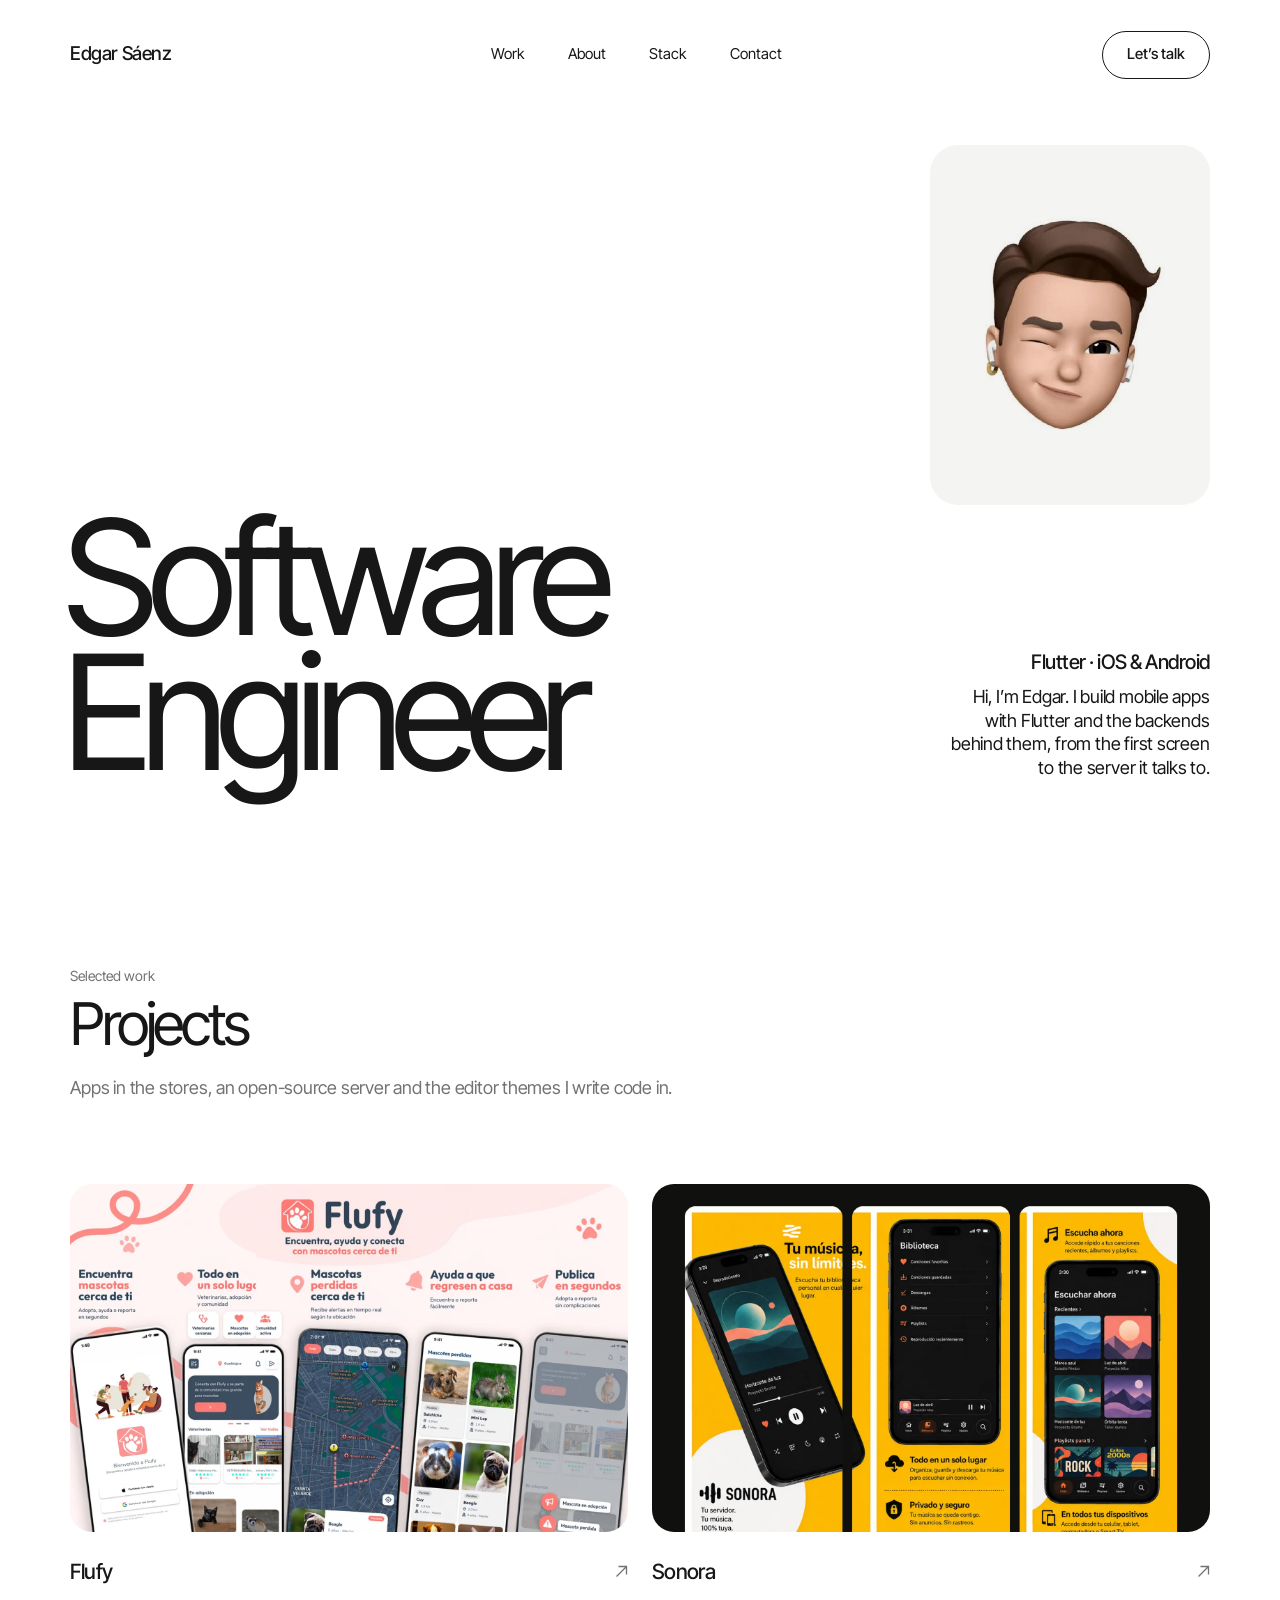
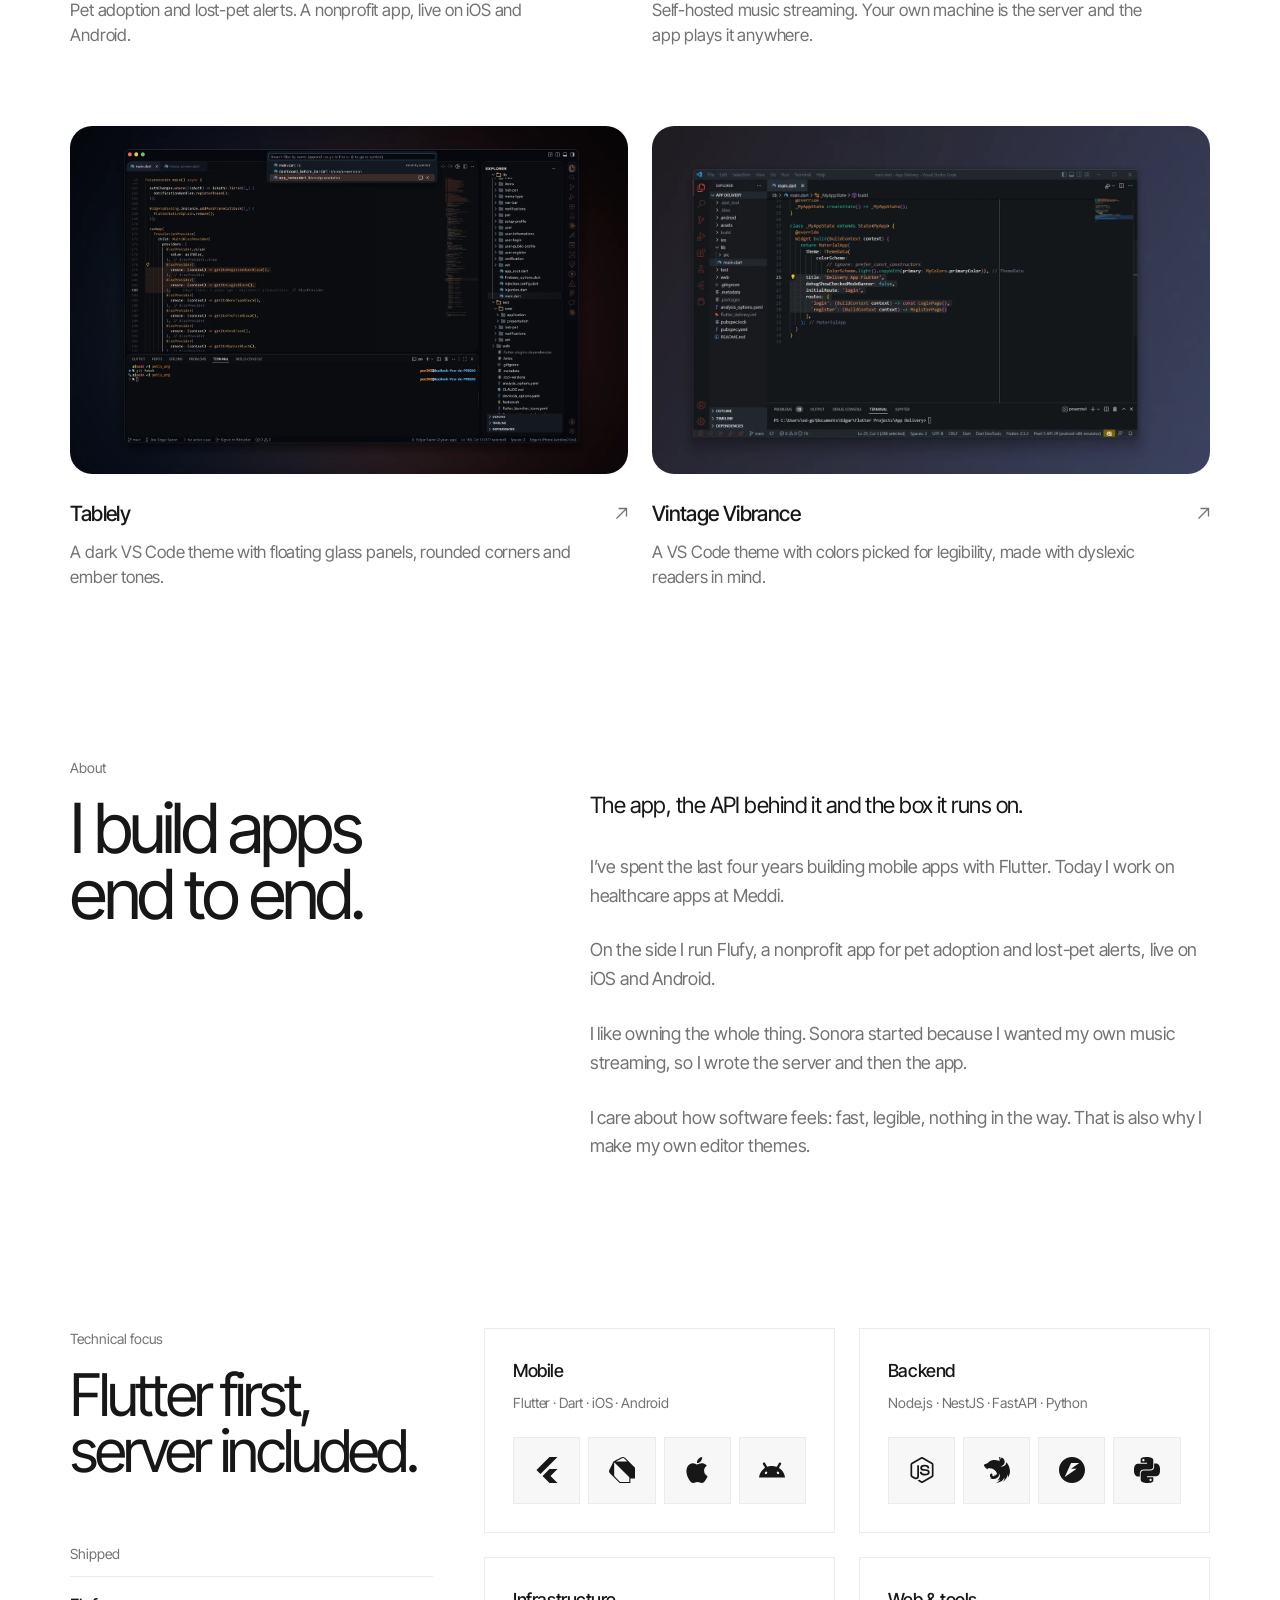
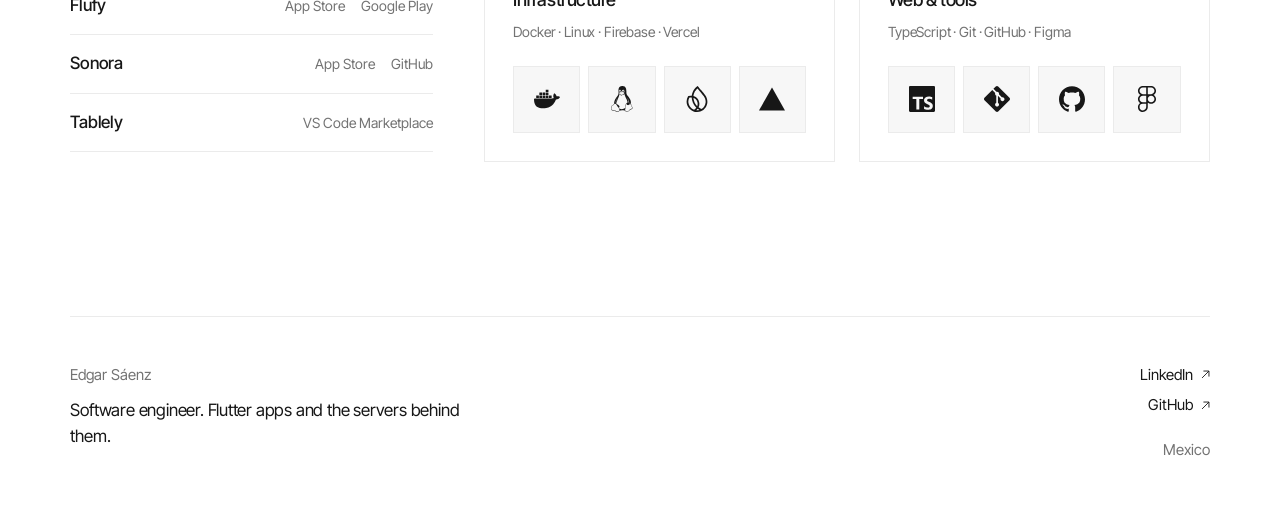
<file: index.html>
<!DOCTYPE html>
<html lang="en">
<head>
<meta charset="utf-8">
<meta name="viewport" content="width=device-width, initial-scale=1">
<title>Edgar Sáenz | Software Engineer · Mobile &amp; Backend</title>
<meta name="description" content="Edgar Sáenz, software engineer. Flutter apps for iOS and Android and the backends behind them: Flufy, Sonora and healthcare apps at Meddi.">
<meta property="og:title" content="Edgar Sáenz | Software Engineer · Mobile &amp; Backend">
<meta property="og:description" content="Flutter apps for iOS and Android and the backends behind them.">
<meta property="og:type" content="website">
<meta property="og:url" content="https://edgaraldair.me/">
<meta property="og:image" content="https://edgaraldair.me/og.png">
<meta property="og:image:width" content="1200">
<meta property="og:image:height" content="630">
<meta name="twitter:card" content="summary_large_image">
<meta name="theme-color" content="#ffffff">
<meta name="color-scheme" content="light only">
<link rel="canonical" href="https://edgaraldair.me/">
<link rel="icon" href="favicon.svg" type="image/svg+xml">
<link rel="preconnect" href="https://fonts.googleapis.com">
<link rel="preconnect" href="https://fonts.gstatic.com" crossorigin>
<link href="https://fonts.googleapis.com/css2?family=Inter+Tight:wght@400;500&display=swap" rel="stylesheet">
<link rel="stylesheet" href="styles.css">
<script>document.documentElement.classList.add('js')</script>
</head>
<body>

<header class="top wrap">
  <a class="brand" href="#top">Edgar Sáenz</a>
  <nav class="nav" aria-label="Main">
    <a href="#work">Work</a>
    <a href="#about">About</a>
    <a href="#stack">Stack</a>
    <a href="#contact">Contact</a>
  </nav>
  <a class="pill" href="https://www.linkedin.com/in/edgar-saenz/" target="_blank" rel="noopener">Let’s talk</a>
</header>

<main id="top">

  <section class="hero wrap">
    <h1 class="hero-title" aria-label="Software Engineer">
      <span class="line"><span>Software</span></span>
      <span class="line"><span>Engineer</span></span>
    </h1>

    <div class="hero-side">
      <div class="portrait">
        <img src="img/edgar.webp" alt="Edgar Sáenz" width="460" height="460">
      </div>
      <div class="hero-copy">
        <p class="hero-role">Flutter · iOS &amp; Android</p>
        <p>Hi, I’m Edgar. I build mobile apps with Flutter and the backends behind them, from the first screen to the server it talks to.</p>
      </div>
    </div>
  </section>

  <section class="work wrap" id="work">
    <div class="section-head" data-reveal>
      <p class="label">Selected work</p>
      <h2>Projects</h2>
      <p class="lede">Apps in the stores, an open-source server and the editor themes I write code in.</p>
    </div>

    <div class="grid">
      <a class="card" data-reveal href="projects/flufy/" data-go="dark">
        <div class="card-media"><img src="img/flufy.webp" alt="Flufy app screens: adoption feed, lost-pet map and alerts" width="1600" height="1000" loading="lazy"></div>
        <div class="card-head"><h3>Flufy</h3><svg class="arrow" viewBox="0 0 13 13" fill="none" stroke="currentColor" stroke-width="1.3" aria-hidden="true"><path d="M1.5 11.5l10-10M3.5 1.5h8v8"/></svg></div>
        <p>Pet adoption and lost-pet alerts. A nonprofit app, live on iOS and Android.</p>
      </a>

      <a class="card" data-reveal href="projects/sonora/" data-go="dark">
        <div class="card-media"><img src="img/sonora.webp" alt="Sonora app screens: now playing, library and home" width="1600" height="1000" loading="lazy"></div>
        <div class="card-head"><h3>Sonora</h3><svg class="arrow" viewBox="0 0 13 13" fill="none" stroke="currentColor" stroke-width="1.3" aria-hidden="true"><path d="M1.5 11.5l10-10M3.5 1.5h8v8"/></svg></div>
        <p>Self-hosted music streaming. Your own machine is the server and the app plays it anywhere.</p>
      </a>

      <a class="card" data-reveal href="projects/tablely/" data-go="dark">
        <div class="card-media"><img src="img/tablely.webp" alt="VS Code using the Tablely theme" width="1600" height="956" loading="lazy"></div>
        <div class="card-head"><h3>Tablely</h3><svg class="arrow" viewBox="0 0 13 13" fill="none" stroke="currentColor" stroke-width="1.3" aria-hidden="true"><path d="M1.5 11.5l10-10M3.5 1.5h8v8"/></svg></div>
        <p>A dark VS Code theme with floating glass panels, rounded corners and ember tones.</p>
      </a>

      <a class="card" data-reveal href="projects/vintage-vibrance/" data-go="dark">
        <div class="card-media"><img src="img/vintage-vibrance.webp" alt="VS Code using the Vintage Vibrance theme" width="1600" height="856" loading="lazy"></div>
        <div class="card-head"><h3>Vintage Vibrance</h3><svg class="arrow" viewBox="0 0 13 13" fill="none" stroke="currentColor" stroke-width="1.3" aria-hidden="true"><path d="M1.5 11.5l10-10M3.5 1.5h8v8"/></svg></div>
        <p>A VS Code theme with colors picked for legibility, made with dyslexic readers in mind.</p>
      </a>
    </div>
  </section>

  <section class="about wrap" id="about">
    <div class="about-left" data-reveal>
      <p class="label">About</p>
      <h2>I build apps<br>end to end.</h2>
    </div>
    <div class="about-right" data-reveal>
      <p class="about-lead">The app, the API behind it and the box it runs on.</p>
      <p>I’ve spent the last four years building mobile apps with Flutter. Today I work on healthcare apps at Meddi.</p>
      <p>On the side I run Flufy, a nonprofit app for pet adoption and lost-pet alerts, live on iOS and Android.</p>
      <p>I like owning the whole thing. Sonora started because I wanted my own music streaming, so I wrote the server and then the app.</p>
      <p>I care about how software feels: fast, legible, nothing in the way. That is also why I make my own editor themes.</p>
    </div>
  </section>

  <section class="stack wrap" id="stack">
    <div class="stack-left" data-reveal>
      <p class="label">Technical focus</p>
      <h2>Flutter first,<br>server included.</h2>

      <p class="label shipped-label">Shipped</p>
      <ul class="shipped">
        <li>
          <span class="shipped-name">Flufy</span>
          <span class="shipped-links">
            <a href="https://apps.apple.com/mx/app/flufy-mascotas-y-adopci%C3%B3n/id6761751488" target="_blank" rel="noopener">App Store</a>
            <a href="https://play.google.com/store/apps/details?id=com.petly.org" target="_blank" rel="noopener">Google Play</a>
          </span>
        </li>
        <li>
          <span class="shipped-name">Sonora</span>
          <span class="shipped-links">
            <a href="https://apps.apple.com/us/app/sonora-media-player/id6792233706" target="_blank" rel="noopener">App Store</a>
            <a href="https://github.com/EdgarAldair/Sonora" target="_blank" rel="noopener">GitHub</a>
          </span>
        </li>
        <li>
          <span class="shipped-name">Tablely</span>
          <span class="shipped-links">
            <a href="https://marketplace.visualstudio.com/items?itemName=EdgarAldair.tablely" target="_blank" rel="noopener">VS Code Marketplace</a>
          </span>
        </li>
      </ul>
    </div>

    <div class="stack-grid">
      <article class="tech" data-reveal>
        <h3>Mobile</h3>
        <p>Flutter · Dart · iOS · Android</p>
        <div class="icons"><span title="Flutter"><svg viewBox="0 0 24 24" role="img" aria-label="Flutter"><path d="M14.314 0L2.3 12 6 15.7 21.684.013h-7.357zm.014 11.072L7.857 17.53l6.47 6.47H21.7l-6.46-6.468 6.46-6.46h-7.37z"/></svg></span><span title="Dart"><svg viewBox="0 0 24 24" role="img" aria-label="Dart"><path d="M4.105 4.105S9.158 1.58 11.684.316a3.079 3.079 0 0 1 1.481-.315c.766.047 1.677.788 1.677.788L24 9.948v9.789h-4.263V24H9.789l-9-9C.303 14.5 0 13.795 0 13.105c0-.319.18-.818.316-1.105l3.789-7.895zm.679.679v11.787c.002.543.021 1.024.498 1.508L10.204 23h8.533v-4.263L4.784 4.784zm12.055-.678c-.899-.896-1.809-1.78-2.74-2.643-.302-.267-.567-.468-1.07-.462-.37.014-.87.195-.87.195L6.341 4.105l10.498.001z"/></svg></span><span title="iOS"><svg viewBox="0 0 24 24" role="img" aria-label="iOS"><path d="M12.152 6.896c-.948 0-2.415-1.078-3.96-1.04-2.04.027-3.91 1.183-4.961 3.014-2.117 3.675-.546 9.103 1.519 12.09 1.013 1.454 2.208 3.09 3.792 3.039 1.52-.065 2.09-.987 3.935-.987 1.831 0 2.35.987 3.96.948 1.637-.026 2.676-1.48 3.676-2.948 1.156-1.688 1.636-3.325 1.662-3.415-.039-.013-3.182-1.221-3.22-4.857-.026-3.04 2.48-4.494 2.597-4.559-1.429-2.09-3.623-2.324-4.39-2.376-2-.156-3.675 1.09-4.61 1.09zM15.53 3.83c.843-1.012 1.4-2.427 1.245-3.83-1.207.052-2.662.805-3.532 1.818-.78.896-1.454 2.338-1.273 3.714 1.338.104 2.715-.688 3.559-1.701"/></svg></span><span title="Android"><svg viewBox="0 0 24 24" role="img" aria-label="Android"><path d="M18.4395 5.5586c-.675 1.1664-1.352 2.3318-2.0274 3.498-.0366-.0155-.0742-.0286-.1113-.043-1.8249-.6957-3.484-.8-4.42-.787-1.8551.0185-3.3544.4643-4.2597.8203-.084-.1494-1.7526-3.021-2.0215-3.4864a1.1451 1.1451 0 0 0-.1406-.1914c-.3312-.364-.9054-.4859-1.379-.203-.475.282-.7136.9361-.3886 1.5019 1.9466 3.3696-.0966-.2158 1.9473 3.3593.0172.031-.4946.2642-1.3926 1.0177C2.8987 12.176.452 14.772 0 18.9902h24c-.119-1.1108-.3686-2.099-.7461-3.0683-.7438-1.9118-1.8435-3.2928-2.7402-4.1836a12.1048 12.1048 0 0 0-2.1309-1.6875c.6594-1.122 1.312-2.2559 1.9649-3.3848.2077-.3615.1886-.7956-.0079-1.1191a1.1001 1.1001 0 0 0-.8515-.5332c-.5225-.0536-.9392.3128-1.0488.5449zm-.0391 8.461c.3944.5926.324 1.3306-.1563 1.6503-.4799.3197-1.188.0985-1.582-.4941-.3944-.5927-.324-1.3307.1563-1.6504.4727-.315 1.1812-.1086 1.582.4941zM7.207 13.5273c.4803.3197.5506 1.0577.1563 1.6504-.394.5926-1.1038.8138-1.584.4941-.48-.3197-.5503-1.0577-.1563-1.6504.4008-.6021 1.1087-.8106 1.584-.4941z"/></svg></span></div>
      </article>
      <article class="tech" data-reveal>
        <h3>Backend</h3>
        <p>Node.js · NestJS · FastAPI · Python</p>
        <div class="icons"><span title="Node.js"><svg viewBox="0 0 24 24" role="img" aria-label="Node.js"><path d="M11.998,24c-0.321,0-0.641-0.084-0.922-0.247l-2.936-1.737c-0.438-0.245-0.224-0.332-0.08-0.383 c0.585-0.203,0.703-0.25,1.328-0.604c0.065-0.037,0.151-0.023,0.218,0.017l2.256,1.339c0.082,0.045,0.197,0.045,0.272,0l8.795-5.076 c0.082-0.047,0.134-0.141,0.134-0.238V6.921c0-0.099-0.053-0.192-0.137-0.242l-8.791-5.072c-0.081-0.047-0.189-0.047-0.271,0 L3.075,6.68C2.99,6.729,2.936,6.825,2.936,6.921v10.15c0,0.097,0.054,0.189,0.139,0.235l2.409,1.392 c1.307,0.654,2.108-0.116,2.108-0.89V7.787c0-0.142,0.114-0.253,0.256-0.253h1.115c0.139,0,0.255,0.112,0.255,0.253v10.021 c0,1.745-0.95,2.745-2.604,2.745c-0.508,0-0.909,0-2.026-0.551L2.28,18.675c-0.57-0.329-0.922-0.945-0.922-1.604V6.921 c0-0.659,0.353-1.275,0.922-1.603l8.795-5.082c0.557-0.315,1.296-0.315,1.848,0l8.794,5.082c0.57,0.329,0.924,0.944,0.924,1.603 v10.15c0,0.659-0.354,1.273-0.924,1.604l-8.794,5.078C12.643,23.916,12.324,24,11.998,24z M19.099,13.993 c0-1.9-1.284-2.406-3.987-2.763c-2.731-0.361-3.009-0.548-3.009-1.187c0-0.528,0.235-1.233,2.258-1.233 c1.807,0,2.473,0.389,2.747,1.607c0.024,0.115,0.129,0.199,0.247,0.199h1.141c0.071,0,0.138-0.031,0.186-0.081 c0.048-0.054,0.074-0.123,0.067-0.196c-0.177-2.098-1.571-3.076-4.388-3.076c-2.508,0-4.004,1.058-4.004,2.833 c0,1.925,1.488,2.457,3.895,2.695c2.88,0.282,3.103,0.703,3.103,1.269c0,0.983-0.789,1.402-2.642,1.402 c-2.327,0-2.839-0.584-3.011-1.742c-0.02-0.124-0.126-0.215-0.253-0.215h-1.137c-0.141,0-0.254,0.112-0.254,0.253 c0,1.482,0.806,3.248,4.655,3.248C17.501,17.007,19.099,15.91,19.099,13.993z"/></svg></span><span title="NestJS"><svg viewBox="0 0 24 24" role="img" aria-label="NestJS"><path d="M14.131.047c-.173 0-.334.037-.483.087.316.21.49.49.576.806.007.043.019.074.025.117a.681.681 0 0 1 .013.112c.024.545-.143.614-.26.936-.18.415-.13.861.086 1.22a.74.74 0 0 0 .074.137c-.235-1.568 1.073-1.803 1.314-2.293.019-.428-.334-.713-.613-.911a1.37 1.37 0 0 0-.732-.21zM16.102.4c-.024.143-.006.106-.012.18-.006.05-.006.112-.012.161-.013.05-.025.1-.044.149-.012.05-.03.1-.05.149l-.067.142c-.02.025-.031.05-.05.075l-.037.055a2.152 2.152 0 0 1-.093.124c-.037.038-.068.081-.112.112v.006c-.037.031-.074.068-.118.1-.13.099-.278.173-.415.266-.043.03-.087.056-.124.093a.906.906 0 0 0-.118.099c-.043.037-.074.074-.111.118-.031.037-.068.08-.093.124a1.582 1.582 0 0 0-.087.13c-.025.05-.043.093-.068.142-.019.05-.037.093-.05.143a2.007 2.007 0 0 0-.043.155c-.006.025-.006.056-.012.08-.007.025-.007.05-.013.075 0 .05-.006.105-.006.155 0 .037 0 .074.006.111 0 .05.006.1.019.155.006.05.018.1.03.15.02.049.032.098.05.148.013.03.031.062.044.087l-1.426-.552c-.241-.068-.477-.13-.719-.186l-.39-.093c-.372-.074-.75-.13-1.128-.167-.013 0-.019-.006-.031-.006A11.082 11.082 0 0 0 8.9 2.855c-.378.025-.756.074-1.134.136a12.45 12.45 0 0 0-.837.174l-.279.074c-.092.037-.18.08-.266.118l-.205.093c-.012.006-.024.006-.03.012-.063.031-.118.056-.174.087a2.738 2.738 0 0 0-.236.118c-.043.018-.086.043-.124.062a.559.559 0 0 1-.055.03c-.056.032-.112.063-.162.094a1.56 1.56 0 0 0-.148.093c-.044.03-.087.055-.124.086-.006.007-.013.007-.019.013-.037.025-.08.056-.118.087l-.012.012-.093.074c-.012.007-.025.019-.037.025-.031.025-.062.056-.093.08-.006.013-.019.02-.025.025-.037.038-.074.069-.111.106-.007 0-.007.006-.013.012a1.742 1.742 0 0 0-.111.106c-.007.006-.007.012-.013.012a1.454 1.454 0 0 0-.093.1c-.012.012-.03.024-.043.036a1.374 1.374 0 0 1-.106.112c-.006.012-.018.019-.024.03-.05.05-.093.1-.143.15l-.018.018c-.1.106-.205.211-.317.304-.111.1-.229.192-.347.273a3.777 3.777 0 0 1-.762.421c-.13.056-.267.106-.403.149-.26.056-.527.161-.756.18-.05 0-.105.012-.155.018l-.155.037-.149.056c-.05.019-.099.044-.148.068-.044.031-.093.056-.137.087a1.011 1.011 0 0 0-.124.106c-.043.03-.087.074-.124.111-.037.043-.074.08-.105.124-.031.05-.068.093-.093.143a1.092 1.092 0 0 0-.087.142c-.025.056-.05.106-.068.161-.019.05-.037.106-.056.161-.012.05-.025.1-.03.15 0 .005-.007.012-.007.018-.012.056-.012.13-.019.167C.006 7.95 0 7.986 0 8.03a.657.657 0 0 0 .074.31v.006c.019.037.044.075.069.112.024.037.05.074.08.111.031.031.068.069.106.1a.906.906 0 0 0 .117.099c.149.13.186.173.378.272.031.019.062.031.1.05.006 0 .012.006.018.006 0 .013 0 .019.006.031a1.272 1.272 0 0 0 .08.298c.02.037.032.074.05.111.007.013.013.025.02.031.024.05.049.093.073.137l.093.13c.031.037.069.08.106.118.037.037.074.068.118.105 0 0 .006.006.012.006.037.031.074.062.112.087a.986.986 0 0 0 .136.08c.043.025.093.05.142.069a.73.73 0 0 0 .124.043c.007.006.013.006.025.012.025.007.056.013.08.019-.018.335-.024.65.026.762.055.124.328-.254.6-.688-.036.428-.061.93 0 1.079.069.155.44-.329.763-.862 4.395-1.016 8.405 2.02 8.826 6.31-.08-.67-.905-1.041-1.283-.948-.186.458-.502 1.047-1.01 1.413.043-.41.025-.83-.062-1.24a4.009 4.009 0 0 1-.769 1.562c-.588.043-1.177-.242-1.487-.67-.025-.018-.031-.055-.05-.08-.018-.043-.037-.087-.05-.13a.515.515 0 0 1-.037-.13c-.006-.044-.006-.087-.006-.137v-.093a.992.992 0 0 1 .031-.13c.013-.043.025-.086.044-.13.024-.043.043-.087.074-.13.105-.298.105-.54-.087-.682a.706.706 0 0 0-.118-.062c-.024-.006-.055-.018-.08-.025l-.05-.018a.847.847 0 0 0-.13-.031.472.472 0 0 0-.13-.019 1.01 1.01 0 0 0-.136-.012c-.031 0-.062.006-.093.006a.484.484 0 0 0-.137.019c-.043.006-.086.012-.13.024a1.068 1.068 0 0 0-.13.044c-.043.018-.08.037-.124.056-.037.018-.074.043-.118.062-1.444.942-.582 3.148.403 3.787-.372.068-.75.148-.855.229l-.013.012c.267.161.546.298.837.416.397.13.818.247 1.004.297v.006a5.996 5.996 0 0 0 1.562.112c2.746-.192 4.996-2.281 5.405-5.033l.037.161c.019.112.043.23.056.347v.006c.012.056.018.112.025.162v.024c.006.056.012.112.012.162.006.068.012.136.012.204v.1c0 .03.007.067.007.098 0 .038-.007.075-.007.112v.087c0 .043-.006.08-.006.124 0 .025 0 .05-.006.08 0 .044-.006.087-.006.137-.006.018-.006.037-.006.055l-.02.143c0 .019 0 .037-.005.056-.007.062-.019.118-.025.18v.012l-.037.174v.018l-.037.167c0 .007-.007.02-.007.025a1.663 1.663 0 0 1-.043.168v.018c-.019.062-.037.118-.05.174-.006.006-.006.012-.006.012l-.056.186c-.024.062-.043.118-.068.18-.025.062-.043.124-.068.18-.025.062-.05.117-.074.18h-.007c-.024.055-.05.117-.08.173a.302.302 0 0 1-.019.043c-.006.006-.006.013-.012.019a5.867 5.867 0 0 1-1.742 2.082c-.05.031-.099.069-.149.106-.012.012-.03.018-.043.03a2.603 2.603 0 0 1-.136.094l.018.037h.007l.26-.037h.006c.161-.025.322-.056.483-.087.044-.006.093-.019.137-.031l.087-.019c.043-.006.086-.018.13-.024.037-.013.074-.02.111-.031.62-.15 1.221-.354 1.798-.595a9.926 9.926 0 0 1-3.85 3.142c.714-.05 1.426-.167 2.114-.366a9.903 9.903 0 0 0 5.857-4.68 9.893 9.893 0 0 1-1.667 3.986 9.758 9.758 0 0 0 1.655-1.376 9.824 9.824 0 0 0 2.61-5.268c.21.98.272 1.99.18 2.987 4.474-6.241.371-12.712-1.346-14.416-.006-.013-.012-.019-.012-.031-.006.006-.006.006-.006.012 0-.006 0-.006-.007-.012 0 .074-.006.148-.012.223a8.34 8.34 0 0 1-.062.415c-.03.136-.068.273-.105.41-.044.13-.093.266-.15.396a5.322 5.322 0 0 1-.185.378 4.735 4.735 0 0 1-.477.688c-.093.111-.192.21-.292.31a3.994 3.994 0 0 1-.18.155l-.142.124a3.459 3.459 0 0 1-.347.241 4.295 4.295 0 0 1-.366.211c-.13.062-.26.118-.39.174a4.364 4.364 0 0 1-.818.223c-.143.025-.285.037-.422.05a4.914 4.914 0 0 1-.297.012 4.66 4.66 0 0 1-.422-.025 3.137 3.137 0 0 1-.421-.062 3.136 3.136 0 0 1-.415-.105h-.007c.137-.013.273-.025.41-.05a4.493 4.493 0 0 0 .818-.223c.136-.05.266-.112.39-.174.13-.062.248-.13.372-.204.118-.08.235-.161.347-.248.112-.087.217-.18.316-.279.105-.093.198-.198.291-.304.093-.111.18-.223.26-.334.013-.019.026-.044.038-.062.062-.1.124-.199.18-.298a4.272 4.272 0 0 0 .334-.775c.044-.13.075-.266.106-.403.025-.142.05-.278.062-.415.012-.142.025-.285.025-.421 0-.1-.007-.199-.013-.298a6.726 6.726 0 0 0-.05-.415 4.493 4.493 0 0 0-.092-.415c-.044-.13-.087-.267-.137-.397-.05-.13-.111-.26-.173-.384-.069-.124-.137-.248-.211-.366a6.843 6.843 0 0 0-.248-.34c-.093-.106-.186-.212-.285-.317a3.878 3.878 0 0 0-.161-.155c-.28-.217-.57-.421-.862-.607a1.154 1.154 0 0 0-.124-.062 2.415 2.415 0 0 0-.589-.26Z"/></svg></span><span title="FastAPI"><svg viewBox="0 0 24 24" role="img" aria-label="FastAPI"><path d="M12 .0387C5.3729.0384.0003 5.3931 0 11.9988c-.001 6.6066 5.372 11.9628 12 11.9625 6.628.0003 12.001-5.3559 12-11.9625-.0003-6.6057-5.3729-11.9604-12-11.96m-.829 5.4153h7.55l-7.5805 5.3284h5.1828L5.279 18.5436q2.9466-6.5444 5.892-13.0896"/></svg></span><span title="Python"><svg viewBox="0 0 24 24" role="img" aria-label="Python"><path d="M14.25.18l.9.2.73.26.59.3.45.32.34.34.25.34.16.33.1.3.04.26.02.2-.01.13V8.5l-.05.63-.13.55-.21.46-.26.38-.3.31-.33.25-.35.19-.35.14-.33.1-.3.07-.26.04-.21.02H8.77l-.69.05-.59.14-.5.22-.41.27-.33.32-.27.35-.2.36-.15.37-.1.35-.07.32-.04.27-.02.21v3.06H3.17l-.21-.03-.28-.07-.32-.12-.35-.18-.36-.26-.36-.36-.35-.46-.32-.59-.28-.73-.21-.88-.14-1.05-.05-1.23.06-1.22.16-1.04.24-.87.32-.71.36-.57.4-.44.42-.33.42-.24.4-.16.36-.1.32-.05.24-.01h.16l.06.01h8.16v-.83H6.18l-.01-2.75-.02-.37.05-.34.11-.31.17-.28.25-.26.31-.23.38-.2.44-.18.51-.15.58-.12.64-.1.71-.06.77-.04.84-.02 1.27.05zm-6.3 1.98l-.23.33-.08.41.08.41.23.34.33.22.41.09.41-.09.33-.22.23-.34.08-.41-.08-.41-.23-.33-.33-.22-.41-.09-.41.09zm13.09 3.95l.28.06.32.12.35.18.36.27.36.35.35.47.32.59.28.73.21.88.14 1.04.05 1.23-.06 1.23-.16 1.04-.24.86-.32.71-.36.57-.4.45-.42.33-.42.24-.4.16-.36.09-.32.05-.24.02-.16-.01h-8.22v.82h5.84l.01 2.76.02.36-.05.34-.11.31-.17.29-.25.25-.31.24-.38.2-.44.17-.51.15-.58.13-.64.09-.71.07-.77.04-.84.01-1.27-.04-1.07-.14-.9-.2-.73-.25-.59-.3-.45-.33-.34-.34-.25-.34-.16-.33-.1-.3-.04-.25-.02-.2.01-.13v-5.34l.05-.64.13-.54.21-.46.26-.38.3-.32.33-.24.35-.2.35-.14.33-.1.3-.06.26-.04.21-.02.13-.01h5.84l.69-.05.59-.14.5-.21.41-.28.33-.32.27-.35.2-.36.15-.36.1-.35.07-.32.04-.28.02-.21V6.07h2.09l.14.01zm-6.47 14.25l-.23.33-.08.41.08.41.23.33.33.23.41.08.41-.08.33-.23.23-.33.08-.41-.08-.41-.23-.33-.33-.23-.41-.08-.41.08z"/></svg></span></div>
      </article>
      <article class="tech" data-reveal>
        <h3>Infrastructure</h3>
        <p>Docker · Linux · Firebase · Vercel</p>
        <div class="icons"><span title="Docker"><svg viewBox="0 0 24 24" role="img" aria-label="Docker"><path d="M13.983 11.078h2.119a.186.186 0 00.186-.185V9.006a.186.186 0 00-.186-.186h-2.119a.185.185 0 00-.185.185v1.888c0 .102.083.185.185.185m-2.954-5.43h2.118a.186.186 0 00.186-.186V3.574a.186.186 0 00-.186-.185h-2.118a.185.185 0 00-.185.185v1.888c0 .102.082.185.185.185m0 2.716h2.118a.187.187 0 00.186-.186V6.29a.186.186 0 00-.186-.185h-2.118a.185.185 0 00-.185.185v1.887c0 .102.082.185.185.186m-2.93 0h2.12a.186.186 0 00.184-.186V6.29a.185.185 0 00-.185-.185H8.1a.185.185 0 00-.185.185v1.887c0 .102.083.185.185.186m-2.964 0h2.119a.186.186 0 00.185-.186V6.29a.185.185 0 00-.185-.185H5.136a.186.186 0 00-.186.185v1.887c0 .102.084.185.186.186m5.893 2.715h2.118a.186.186 0 00.186-.185V9.006a.186.186 0 00-.186-.186h-2.118a.185.185 0 00-.185.185v1.888c0 .102.082.185.185.185m-2.93 0h2.12a.185.185 0 00.184-.185V9.006a.185.185 0 00-.184-.186h-2.12a.185.185 0 00-.184.185v1.888c0 .102.083.185.185.185m-2.964 0h2.119a.185.185 0 00.185-.185V9.006a.185.185 0 00-.184-.186h-2.12a.186.186 0 00-.186.186v1.887c0 .102.084.185.186.185m-2.92 0h2.12a.185.185 0 00.184-.185V9.006a.185.185 0 00-.184-.186h-2.12a.185.185 0 00-.184.185v1.888c0 .102.082.185.185.185M23.763 9.89c-.065-.051-.672-.51-1.954-.51-.338.001-.676.03-1.01.087-.248-1.7-1.653-2.53-1.716-2.566l-.344-.199-.226.327c-.284.438-.49.922-.612 1.43-.23.97-.09 1.882.403 2.661-.595.332-1.55.413-1.744.42H.751a.751.751 0 00-.75.748 11.376 11.376 0 00.692 4.062c.545 1.428 1.355 2.48 2.41 3.124 1.18.723 3.1 1.137 5.275 1.137.983.003 1.963-.086 2.93-.266a12.248 12.248 0 003.823-1.389c.98-.567 1.86-1.288 2.61-2.136 1.252-1.418 1.998-2.997 2.553-4.4h.221c1.372 0 2.215-.549 2.68-1.009.309-.293.55-.65.707-1.046l.098-.288Z"/></svg></span><span title="Linux"><svg viewBox="0 0 24 24" role="img" aria-label="Linux"><path d="M12.504 0c-.155 0-.315.008-.48.021-4.226.333-3.105 4.807-3.17 6.298-.076 1.092-.3 1.953-1.05 3.02-.885 1.051-2.127 2.75-2.716 4.521-.278.832-.41 1.684-.287 2.489a.424.424 0 00-.11.135c-.26.268-.45.6-.663.839-.199.199-.485.267-.797.4-.313.136-.658.269-.864.68-.09.189-.136.394-.132.602 0 .199.027.4.055.536.058.399.116.728.04.97-.249.68-.28 1.145-.106 1.484.174.334.535.47.94.601.81.2 1.91.135 2.774.6.926.466 1.866.67 2.616.47.526-.116.97-.464 1.208-.946.587-.003 1.23-.269 2.26-.334.699-.058 1.574.267 2.577.2.025.134.063.198.114.333l.003.003c.391.778 1.113 1.132 1.884 1.071.771-.06 1.592-.536 2.257-1.306.631-.765 1.683-1.084 2.378-1.503.348-.199.629-.469.649-.853.023-.4-.2-.811-.714-1.376v-.097l-.003-.003c-.17-.2-.25-.535-.338-.926-.085-.401-.182-.786-.492-1.046h-.003c-.059-.054-.123-.067-.188-.135a.357.357 0 00-.19-.064c.431-1.278.264-2.55-.173-3.694-.533-1.41-1.465-2.638-2.175-3.483-.796-1.005-1.576-1.957-1.56-3.368.026-2.152.236-6.133-3.544-6.139zm.529 3.405h.013c.213 0 .396.062.584.198.19.135.33.332.438.533.105.259.158.459.166.724 0-.02.006-.04.006-.06v.105a.086.086 0 01-.004-.021l-.004-.024a1.807 1.807 0 01-.15.706.953.953 0 01-.213.335.71.71 0 00-.088-.042c-.104-.045-.198-.064-.284-.133a1.312 1.312 0 00-.22-.066c.05-.06.146-.133.183-.198.053-.128.082-.264.088-.402v-.02a1.21 1.21 0 00-.061-.4c-.045-.134-.101-.2-.183-.333-.084-.066-.167-.132-.267-.132h-.016c-.093 0-.176.03-.262.132a.8.8 0 00-.205.334 1.18 1.18 0 00-.09.4v.019c.002.089.008.179.02.267-.193-.067-.438-.135-.607-.202a1.635 1.635 0 01-.018-.2v-.02a1.772 1.772 0 01.15-.768c.082-.22.232-.406.43-.533a.985.985 0 01.594-.2zm-2.962.059h.036c.142 0 .27.048.399.135.146.129.264.288.344.465.09.199.14.4.153.667v.004c.007.134.006.2-.002.266v.08c-.03.007-.056.018-.083.024-.152.055-.274.135-.393.2.012-.09.013-.18.003-.267v-.015c-.012-.133-.04-.2-.082-.333a.613.613 0 00-.166-.267.248.248 0 00-.183-.064h-.021c-.071.006-.13.04-.186.132a.552.552 0 00-.12.27.944.944 0 00-.023.33v.015c.012.135.037.2.08.334.046.134.098.2.166.268.01.009.02.018.034.024-.07.057-.117.07-.176.136a.304.304 0 01-.131.068 2.62 2.62 0 01-.275-.402 1.772 1.772 0 01-.155-.667 1.759 1.759 0 01.08-.668 1.43 1.43 0 01.283-.535c.128-.133.26-.2.418-.2zm1.37 1.706c.332 0 .733.065 1.216.399.293.2.523.269 1.052.468h.003c.255.136.405.266.478.399v-.131a.571.571 0 01.016.47c-.123.31-.516.643-1.063.842v.002c-.268.135-.501.333-.775.465-.276.135-.588.292-1.012.267a1.139 1.139 0 01-.448-.067 3.566 3.566 0 01-.322-.198c-.195-.135-.363-.332-.612-.465v-.005h-.005c-.4-.246-.616-.512-.686-.71-.07-.268-.005-.47.193-.6.224-.135.38-.271.483-.336.104-.074.143-.102.176-.131h.002v-.003c.169-.202.436-.47.839-.601.139-.036.294-.065.466-.065zm2.8 2.142c.358 1.417 1.196 3.475 1.735 4.473.286.534.855 1.659 1.102 3.024.156-.005.33.018.513.064.646-1.671-.546-3.467-1.089-3.966-.22-.2-.232-.335-.123-.335.59.534 1.365 1.572 1.646 2.757.13.535.16 1.104.021 1.67.067.028.135.06.205.067 1.032.534 1.413.938 1.23 1.537v-.043c-.06-.003-.12 0-.18 0h-.016c.151-.467-.182-.825-1.065-1.224-.915-.4-1.646-.336-1.77.465-.008.043-.013.066-.018.135-.068.023-.139.053-.209.064-.43.268-.662.669-.793 1.187-.13.533-.17 1.156-.205 1.869v.003c-.02.334-.17.838-.319 1.35-1.5 1.072-3.58 1.538-5.348.334a2.645 2.645 0 00-.402-.533 1.45 1.45 0 00-.275-.333c.182 0 .338-.03.465-.067a.615.615 0 00.314-.334c.108-.267 0-.697-.345-1.163-.345-.467-.931-.995-1.788-1.521-.63-.4-.986-.87-1.15-1.396-.165-.534-.143-1.085-.015-1.645.245-1.07.873-2.11 1.274-2.763.107-.065.037.135-.408.974-.396.751-1.14 2.497-.122 3.854a8.123 8.123 0 01.647-2.876c.564-1.278 1.743-3.504 1.836-5.268.048.036.217.135.289.202.218.133.38.333.59.465.21.201.477.335.876.335.039.003.075.006.11.006.412 0 .73-.134.997-.268.29-.134.52-.334.74-.4h.005c.467-.135.835-.402 1.044-.7zm2.185 8.958c.037.6.343 1.245.882 1.377.588.134 1.434-.333 1.791-.765l.211-.01c.315-.007.577.01.847.268l.003.003c.208.199.305.53.391.876.085.4.154.78.409 1.066.486.527.645.906.636 1.14l.003-.007v.018l-.003-.012c-.015.262-.185.396-.498.595-.63.401-1.746.712-2.457 1.57-.618.737-1.37 1.14-2.036 1.191-.664.053-1.237-.2-1.574-.898l-.005-.003c-.21-.4-.12-1.025.056-1.69.176-.668.428-1.344.463-1.897.037-.714.076-1.335.195-1.814.12-.465.308-.797.641-.984l.045-.022zm-10.814.049h.01c.053 0 .105.005.157.014.376.055.706.333 1.023.752l.91 1.664.003.003c.243.533.754 1.064 1.189 1.637.434.598.77 1.131.729 1.57v.006c-.057.744-.48 1.148-1.125 1.294-.645.135-1.52.002-2.395-.464-.968-.536-2.118-.469-2.857-.602-.369-.066-.61-.2-.723-.4-.11-.2-.113-.602.123-1.23v-.004l.002-.003c.117-.334.03-.752-.027-1.118-.055-.401-.083-.71.043-.94.16-.334.396-.4.69-.533.294-.135.64-.202.915-.47h.002v-.002c.256-.268.445-.601.668-.838.19-.201.38-.336.663-.336zm7.159-9.074c-.435.201-.945.535-1.488.535-.542 0-.97-.267-1.28-.466-.154-.134-.28-.268-.373-.335-.164-.134-.144-.333-.074-.333.109.016.129.134.199.2.096.066.215.2.36.333.292.2.68.467 1.167.467.485 0 1.053-.267 1.398-.466.195-.135.445-.334.648-.467.156-.136.149-.267.279-.267.128.016.034.134-.147.332a8.097 8.097 0 01-.69.468zm-1.082-1.583V5.64c-.006-.02.013-.042.029-.05.074-.043.18-.027.26.004.063 0 .16.067.15.135-.006.049-.085.066-.135.066-.055 0-.092-.043-.141-.068-.052-.018-.146-.008-.163-.065zm-.551 0c-.02.058-.113.049-.166.066-.047.025-.086.068-.14.068-.05 0-.13-.02-.136-.068-.01-.066.088-.133.15-.133.08-.031.184-.047.259-.005.019.009.036.03.03.05v.02h.003z"/></svg></span><span title="Firebase"><svg viewBox="0 0 24 24" role="img" aria-label="Firebase"><path d="M19.455 8.369c-.538-.748-1.778-2.285-3.681-4.569-.826-.991-1.535-1.832-1.884-2.245a146 146 0 0 0-.488-.576l-.207-.245-.113-.133-.022-.032-.01-.005L12.57 0l-.609.488c-1.555 1.246-2.828 2.851-3.681 4.64-.523 1.064-.864 2.105-1.043 3.176-.047.241-.088.489-.121.738-.209-.017-.421-.028-.632-.033-.018-.001-.035-.002-.059-.003a7.46 7.46 0 0 0-2.28.274l-.317.089-.163.286c-.765 1.342-1.198 2.869-1.252 4.416-.07 2.01.477 3.954 1.583 5.625 1.082 1.633 2.61 2.882 4.42 3.611l.236.095.071.025.003-.001a9.59 9.59 0 0 0 2.941.568q.171.006.342.006c1.273 0 2.513-.249 3.69-.742l.008.004.313-.145a9.63 9.63 0 0 0 3.927-3.335c1.01-1.49 1.577-3.234 1.641-5.042.075-2.161-.643-4.304-2.133-6.371m-7.083 6.695c.328 1.244.264 2.44-.191 3.558-1.135-1.12-1.967-2.352-2.475-3.665-.543-1.404-.87-2.74-.974-3.975.48.157.922.366 1.315.622 1.132.737 1.914 1.902 2.325 3.461zm.207 6.022c.482.368.99.712 1.513 1.028-.771.21-1.565.302-2.369.273a8 8 0 0 1-.373-.022c.458-.394.869-.823 1.228-1.279zm1.347-6.431c-.516-1.957-1.527-3.437-3.002-4.398-.647-.421-1.385-.741-2.194-.95.011-.134.026-.268.043-.4.014-.113.03-.216.046-.313.133-.689.332-1.37.589-2.025.099-.25.206-.499.321-.74l.004-.008c.177-.358.376-.719.61-1.105l.092-.152-.003-.001c.544-.851 1.197-1.627 1.942-2.311l.288.341c.672.796 1.304 1.548 1.878 2.237 1.291 1.549 2.966 3.583 3.612 4.48 1.277 1.771 1.893 3.579 1.83 5.375-.049 1.395-.461 2.755-1.195 3.933-.694 1.116-1.661 2.05-2.8 2.708-.636-.318-1.559-.839-2.539-1.599.79-1.575.952-3.28.479-5.072zm-2.575 5.397c-.725.939-1.587 1.55-2.09 1.856-.081-.029-.163-.06-.243-.093l-.065-.026c-1.49-.616-2.747-1.656-3.635-3.01-.907-1.384-1.356-2.993-1.298-4.653.041-1.19.338-2.327.882-3.379.316-.07.638-.114.96-.131l.084-.002c.162-.003.324-.003.478 0 .227.011.454.035.677.07.073 1.513.445 3.145 1.105 4.852.637 1.644 1.694 3.162 3.144 4.515z"/></svg></span><span title="Vercel"><svg viewBox="0 0 24 24" role="img" aria-label="Vercel"><path d="M24 22.525H0l12-21.05 12 21.05z"/></svg></span></div>
      </article>
      <article class="tech" data-reveal>
        <h3>Web &amp; tools</h3>
        <p>TypeScript · Git · GitHub · Figma</p>
        <div class="icons"><span title="TypeScript"><svg viewBox="0 0 24 24" role="img" aria-label="TypeScript"><path d="M1.125 0C.502 0 0 .502 0 1.125v21.75C0 23.498.502 24 1.125 24h21.75c.623 0 1.125-.502 1.125-1.125V1.125C24 .502 23.498 0 22.875 0zm17.363 9.75c.612 0 1.154.037 1.627.111a6.38 6.38 0 0 1 1.306.34v2.458a3.95 3.95 0 0 0-.643-.361 5.093 5.093 0 0 0-.717-.26 5.453 5.453 0 0 0-1.426-.2c-.3 0-.573.028-.819.086a2.1 2.1 0 0 0-.623.242c-.17.104-.3.229-.393.374a.888.888 0 0 0-.14.49c0 .196.053.373.156.529.104.156.252.304.443.444s.423.276.696.41c.273.135.582.274.926.416.47.197.892.407 1.266.628.374.222.695.473.963.753.268.279.472.598.614.957.142.359.214.776.214 1.253 0 .657-.125 1.21-.373 1.656a3.033 3.033 0 0 1-1.012 1.085 4.38 4.38 0 0 1-1.487.596c-.566.12-1.163.18-1.79.18a9.916 9.916 0 0 1-1.84-.164 5.544 5.544 0 0 1-1.512-.493v-2.63a5.033 5.033 0 0 0 3.237 1.2c.333 0 .624-.03.872-.09.249-.06.456-.144.623-.25.166-.108.29-.234.373-.38a1.023 1.023 0 0 0-.074-1.089 2.12 2.12 0 0 0-.537-.5 5.597 5.597 0 0 0-.807-.444 27.72 27.72 0 0 0-1.007-.436c-.918-.383-1.602-.852-2.053-1.405-.45-.553-.676-1.222-.676-2.005 0-.614.123-1.141.369-1.582.246-.441.58-.804 1.004-1.089a4.494 4.494 0 0 1 1.47-.629 7.536 7.536 0 0 1 1.77-.201zm-15.113.188h9.563v2.166H9.506v9.646H6.789v-9.646H3.375z"/></svg></span><span title="Git"><svg viewBox="0 0 24 24" role="img" aria-label="Git"><path d="M23.546 10.93L13.067.452c-.604-.603-1.582-.603-2.188 0L8.708 2.627l2.76 2.76c.645-.215 1.379-.07 1.889.441.516.515.658 1.258.438 1.9l2.658 2.66c.645-.223 1.387-.078 1.9.435.721.72.721 1.884 0 2.604-.719.719-1.881.719-2.6 0-.539-.541-.674-1.337-.404-1.996L12.86 8.955v6.525c.176.086.342.203.488.348.713.721.713 1.883 0 2.6-.719.721-1.889.721-2.609 0-.719-.719-.719-1.879 0-2.598.182-.18.387-.316.605-.406V8.835c-.217-.091-.424-.222-.6-.401-.545-.545-.676-1.342-.396-2.009L7.636 3.7.45 10.881c-.6.605-.6 1.584 0 2.189l10.48 10.477c.604.604 1.582.604 2.186 0l10.43-10.43c.605-.603.605-1.582 0-2.187"/></svg></span><span title="GitHub"><svg viewBox="0 0 24 24" role="img" aria-label="GitHub"><path d="M12 .297c-6.63 0-12 5.373-12 12 0 5.303 3.438 9.8 8.205 11.385.6.113.82-.258.82-.577 0-.285-.01-1.04-.015-2.04-3.338.724-4.042-1.61-4.042-1.61C4.422 18.07 3.633 17.7 3.633 17.7c-1.087-.744.084-.729.084-.729 1.205.084 1.838 1.236 1.838 1.236 1.07 1.835 2.809 1.305 3.495.998.108-.776.417-1.305.76-1.605-2.665-.3-5.466-1.332-5.466-5.93 0-1.31.465-2.38 1.235-3.22-.135-.303-.54-1.523.105-3.176 0 0 1.005-.322 3.3 1.23.96-.267 1.98-.399 3-.405 1.02.006 2.04.138 3 .405 2.28-1.552 3.285-1.23 3.285-1.23.645 1.653.24 2.873.12 3.176.765.84 1.23 1.91 1.23 3.22 0 4.61-2.805 5.625-5.475 5.92.42.36.81 1.096.81 2.22 0 1.606-.015 2.896-.015 3.286 0 .315.21.69.825.57C20.565 22.092 24 17.592 24 12.297c0-6.627-5.373-12-12-12"/></svg></span><span title="Figma"><svg viewBox="0 0 24 24" role="img" aria-label="Figma"><path d="M15.852 8.981h-4.588V0h4.588c2.476 0 4.49 2.014 4.49 4.49s-2.014 4.491-4.49 4.491zM12.735 7.51h3.117c1.665 0 3.019-1.355 3.019-3.019s-1.355-3.019-3.019-3.019h-3.117V7.51zm0 1.471H8.148c-2.476 0-4.49-2.014-4.49-4.49S5.672 0 8.148 0h4.588v8.981zm-4.587-7.51c-1.665 0-3.019 1.355-3.019 3.019s1.354 3.02 3.019 3.02h3.117V1.471H8.148zm4.587 15.019H8.148c-2.476 0-4.49-2.014-4.49-4.49s2.014-4.49 4.49-4.49h4.588v8.98zM8.148 8.981c-1.665 0-3.019 1.355-3.019 3.019s1.355 3.019 3.019 3.019h3.117V8.981H8.148zM8.172 24c-2.489 0-4.515-2.014-4.515-4.49s2.014-4.49 4.49-4.49h4.588v4.441c0 2.503-2.047 4.539-4.563 4.539zm-.024-7.51a3.023 3.023 0 0 0-3.019 3.019c0 1.665 1.365 3.019 3.044 3.019 1.705 0 3.093-1.376 3.093-3.068v-2.97H8.148zm7.704 0h-.098c-2.476 0-4.49-2.014-4.49-4.49s2.014-4.49 4.49-4.49h.098c2.476 0 4.49 2.014 4.49 4.49s-2.014 4.49-4.49 4.49zm-.097-7.509c-1.665 0-3.019 1.355-3.019 3.019s1.355 3.019 3.019 3.019h.098c1.665 0 3.019-1.355 3.019-3.019s-1.355-3.019-3.019-3.019h-.098z"/></svg></span></div>
      </article>
    </div>
  </section>

</main>

<footer class="foot wrap" id="contact">
  <div class="foot-left">
    <p class="foot-name">Edgar Sáenz</p>
    <p class="foot-line">Software engineer. Flutter apps and the servers behind them.</p>
  </div>
  <div class="foot-right">
    <a href="https://www.linkedin.com/in/edgar-saenz/" target="_blank" rel="noopener">LinkedIn <svg class="arrow" viewBox="0 0 13 13" fill="none" stroke="currentColor" stroke-width="1.3" aria-hidden="true"><path d="M1.5 11.5l10-10M3.5 1.5h8v8"/></svg></a>
    <a href="https://github.com/EdgarAldair" target="_blank" rel="noopener">GitHub <svg class="arrow" viewBox="0 0 13 13" fill="none" stroke="currentColor" stroke-width="1.3" aria-hidden="true"><path d="M1.5 11.5l10-10M3.5 1.5h8v8"/></svg></a>
    <span class="foot-place">Mexico</span>
  </div>
</footer>

<script src="main.js" defer></script>
</body>
</html>
</file>
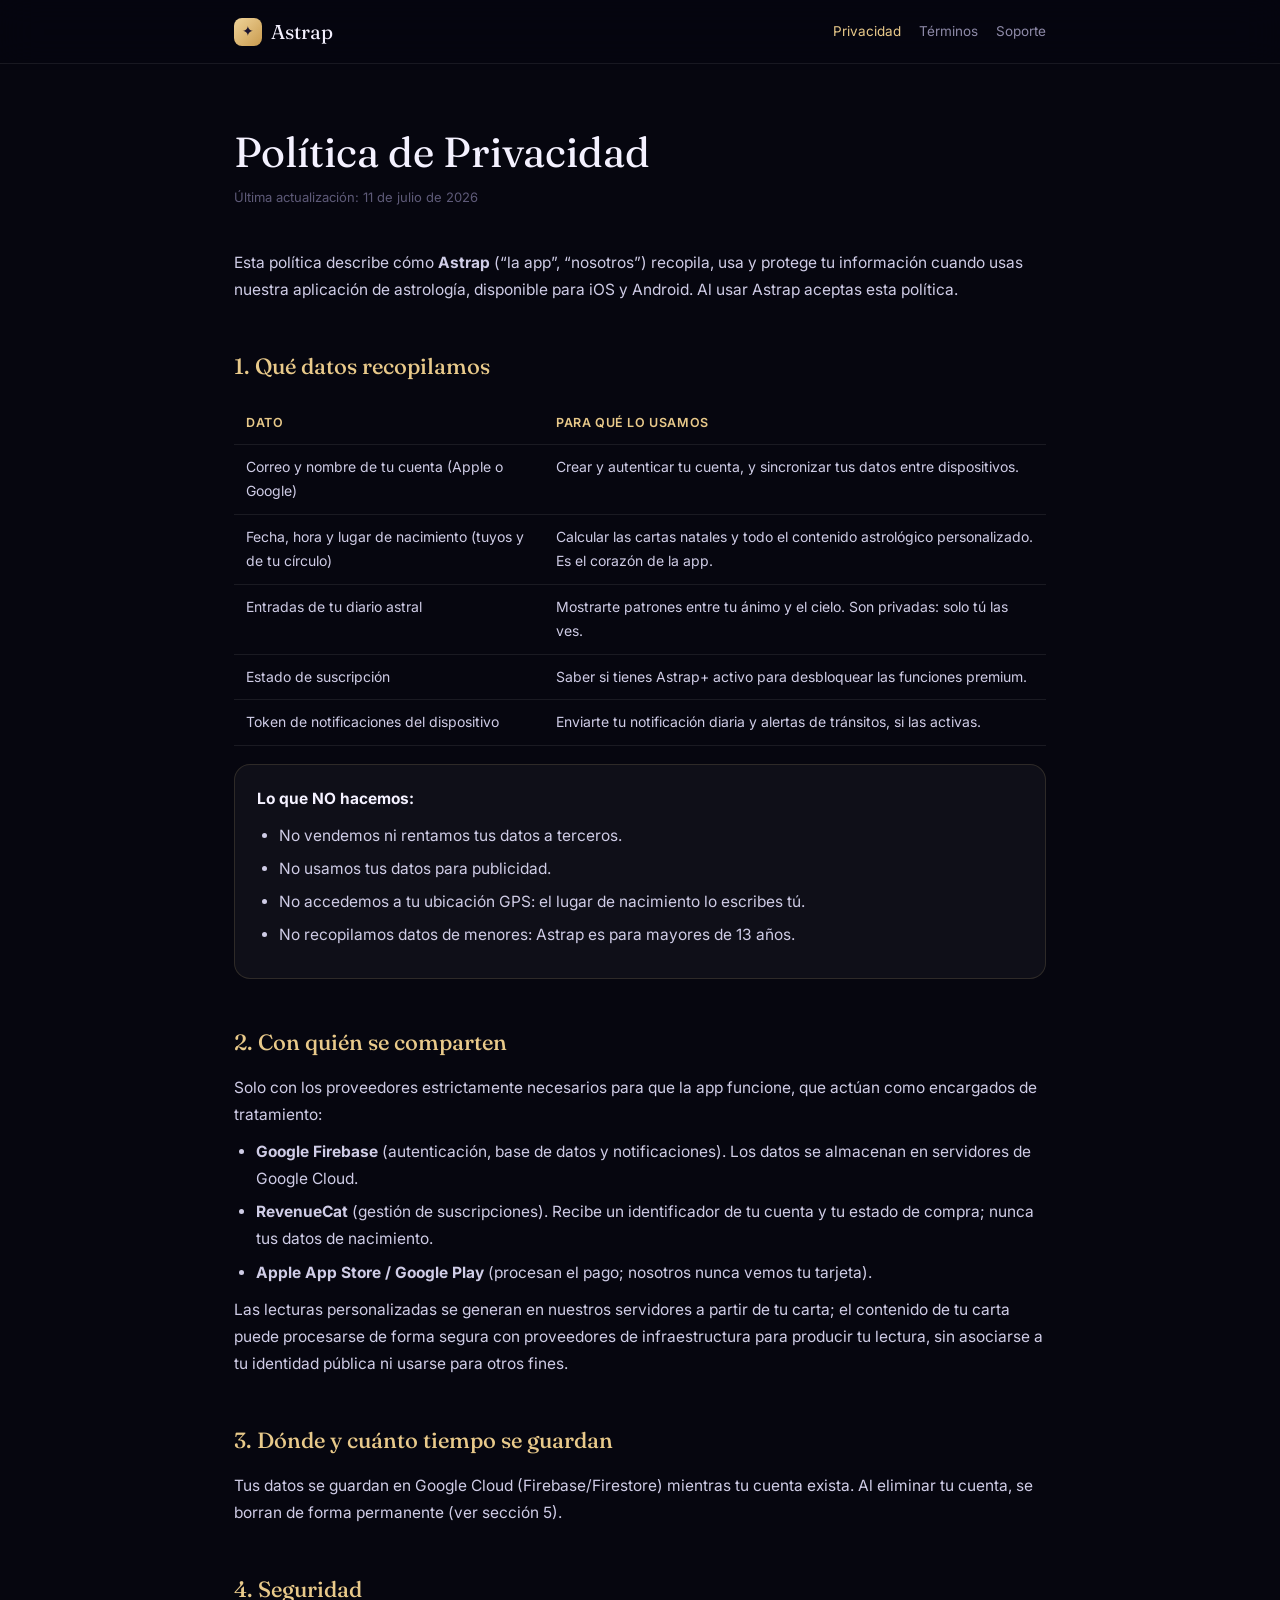
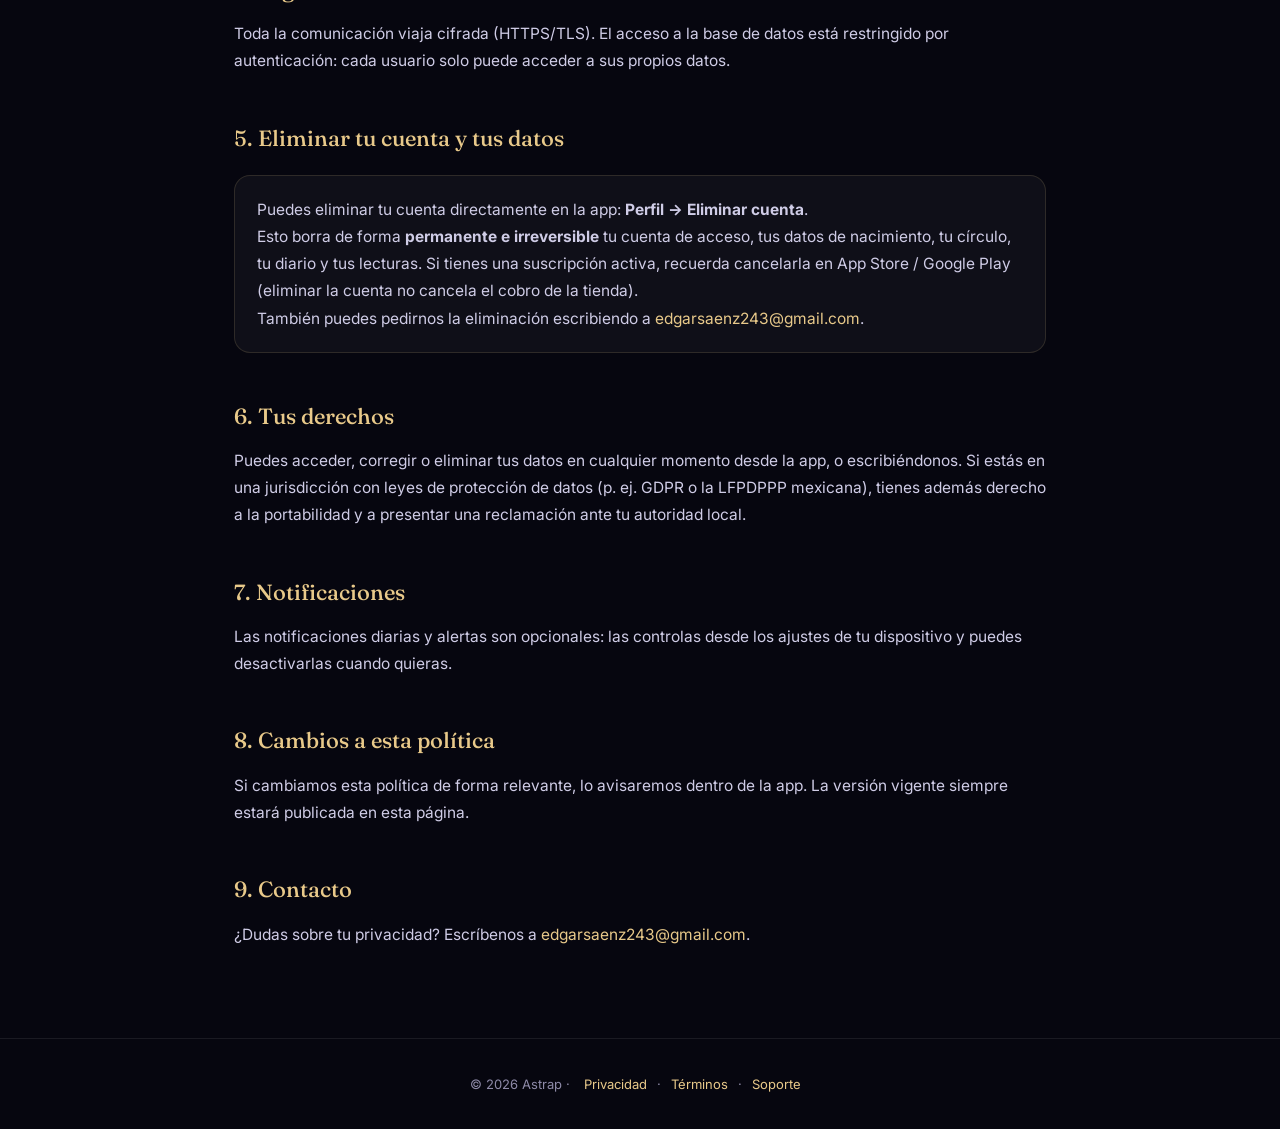
<file: astrap/privacidad/index.html>
<!doctype html>
<html lang="es">
<head>
<meta charset="utf-8">
<meta name="viewport" content="width=device-width, initial-scale=1">
<title>Política de Privacidad — Astrap</title>
<meta name="description" content="Política de privacidad de Astrap: qué datos recopilamos, cómo los usamos y cómo puedes eliminarlos.">
<link rel="preconnect" href="https://fonts.googleapis.com">
<link rel="preconnect" href="https://fonts.gstatic.com" crossorigin>
<link href="https://fonts.googleapis.com/css2?family=Fraunces:opsz,wght@9..144,300..700&family=Inter:wght@400;500;600;700&display=swap" rel="stylesheet">
<link rel="icon" href="data:image/svg+xml,<svg xmlns='http://www.w3.org/2000/svg' viewBox='0 0 100 100'><text y='.9em' font-size='90'>✦</text></svg>">
<style>
:root{--bg:#06060F;--gold:#E8C98A;--gold2:#F0D49A;--gold-dark:#C99B4E;--on-gold:#1A1430;--text:#F4F1FF;--text2:#CFCCE6;--muted:#8E8AA8;--faint:#5E5A78;--hair:rgba(232,201,138,.14);--hair2:rgba(255,255,255,.08);--serif:"Fraunces",Georgia,serif;--sans:"Inter",-apple-system,sans-serif}
*{margin:0;padding:0;box-sizing:border-box}
body{background:var(--bg);color:var(--text);font-family:var(--sans);line-height:1.75;font-size:15.5px}
::selection{background:var(--gold);color:var(--on-gold)}
a{color:var(--gold);text-decoration:none}a:hover{text-decoration:underline}
nav{position:sticky;top:0;z-index:50;backdrop-filter:blur(18px);background:rgba(6,6,15,.6);border-bottom:1px solid var(--hair2)}
.nav-in{max-width:860px;margin:0 auto;padding:14px 24px;display:flex;align-items:center;justify-content:space-between}
.logo{font-family:var(--serif);font-size:20px;display:flex;align-items:center;gap:9px;color:var(--text)}
.logo .mark{width:28px;height:28px;border-radius:8px;background:linear-gradient(135deg,var(--gold2),var(--gold-dark));display:grid;place-items:center;color:var(--on-gold);font-size:14px}
.tabs{display:flex;gap:18px;font-size:13.5px}.tabs a{color:var(--muted)}.tabs a.on{color:var(--gold)}
main{max-width:860px;margin:0 auto;padding:64px 24px 90px}
h1{font-family:var(--serif);font-weight:420;font-size:clamp(30px,4.5vw,42px);line-height:1.15;margin-bottom:10px}
.updated{color:var(--faint);font-size:13px;margin-bottom:40px}
h2{font-family:var(--serif);font-weight:480;font-size:22px;margin:44px 0 12px;color:var(--gold)}
p,li{color:var(--text2)}ul{padding-left:22px;margin:10px 0}li{margin:6px 0}
.card{background:rgba(255,255,255,.04);border:1px solid var(--hair);border-radius:16px;padding:20px 22px;margin:18px 0}
table{width:100%;border-collapse:collapse;margin:16px 0;font-size:14px}
th,td{text-align:left;padding:10px 12px;border-bottom:1px solid var(--hair2);color:var(--text2);vertical-align:top}
th{color:var(--gold);font-weight:600;font-size:12.5px;letter-spacing:.6px;text-transform:uppercase}
footer{border-top:1px solid var(--hair2);padding:34px 24px;font-size:13px;color:var(--muted);text-align:center}
footer a{margin:0 10px}
</style>
</head>
<body>
<nav><div class="nav-in">
  <span class="logo"><span class="mark">✦</span>Astrap</span>
  <span class="tabs"><a class="on" href="../privacidad/">Privacidad</a><a href="../terminos/">Términos</a><a href="../soporte/">Soporte</a></span>
</div></nav>
<main>
  <h1>Política de Privacidad</h1>
  <p class="updated">Última actualización: 11 de julio de 2026</p>

  <p>Esta política describe cómo <b>Astrap</b> (“la app”, “nosotros”) recopila, usa y protege tu información cuando usas nuestra aplicación de astrología, disponible para iOS y Android. Al usar Astrap aceptas esta política.</p>

  <h2>1. Qué datos recopilamos</h2>
  <table>
    <tr><th>Dato</th><th>Para qué lo usamos</th></tr>
    <tr><td>Correo y nombre de tu cuenta (Apple o Google)</td><td>Crear y autenticar tu cuenta, y sincronizar tus datos entre dispositivos.</td></tr>
    <tr><td>Fecha, hora y lugar de nacimiento (tuyos y de tu círculo)</td><td>Calcular las cartas natales y todo el contenido astrológico personalizado. Es el corazón de la app.</td></tr>
    <tr><td>Entradas de tu diario astral</td><td>Mostrarte patrones entre tu ánimo y el cielo. Son privadas: solo tú las ves.</td></tr>
    <tr><td>Estado de suscripción</td><td>Saber si tienes Astrap+ activo para desbloquear las funciones premium.</td></tr>
    <tr><td>Token de notificaciones del dispositivo</td><td>Enviarte tu notificación diaria y alertas de tránsitos, si las activas.</td></tr>
  </table>
  <div class="card">
    <b>Lo que NO hacemos:</b>
    <ul>
      <li>No vendemos ni rentamos tus datos a terceros.</li>
      <li>No usamos tus datos para publicidad.</li>
      <li>No accedemos a tu ubicación GPS: el lugar de nacimiento lo escribes tú.</li>
      <li>No recopilamos datos de menores: Astrap es para mayores de 13 años.</li>
    </ul>
  </div>

  <h2>2. Con quién se comparten</h2>
  <p>Solo con los proveedores estrictamente necesarios para que la app funcione, que actúan como encargados de tratamiento:</p>
  <ul>
    <li><b>Google Firebase</b> (autenticación, base de datos y notificaciones). Los datos se almacenan en servidores de Google Cloud.</li>
    <li><b>RevenueCat</b> (gestión de suscripciones). Recibe un identificador de tu cuenta y tu estado de compra; nunca tus datos de nacimiento.</li>
    <li><b>Apple App Store / Google Play</b> (procesan el pago; nosotros nunca vemos tu tarjeta).</li>
  </ul>
  <p>Las lecturas personalizadas se generan en nuestros servidores a partir de tu carta; el contenido de tu carta puede procesarse de forma segura con proveedores de infraestructura para producir tu lectura, sin asociarse a tu identidad pública ni usarse para otros fines.</p>

  <h2>3. Dónde y cuánto tiempo se guardan</h2>
  <p>Tus datos se guardan en Google Cloud (Firebase/Firestore) mientras tu cuenta exista. Al eliminar tu cuenta, se borran de forma permanente (ver sección 5).</p>

  <h2>4. Seguridad</h2>
  <p>Toda la comunicación viaja cifrada (HTTPS/TLS). El acceso a la base de datos está restringido por autenticación: cada usuario solo puede acceder a sus propios datos.</p>

  <h2>5. Eliminar tu cuenta y tus datos</h2>
  <div class="card">
    <p>Puedes eliminar tu cuenta directamente en la app: <b>Perfil → Eliminar cuenta</b>.</p>
    <p>Esto borra de forma <b>permanente e irreversible</b> tu cuenta de acceso, tus datos de nacimiento, tu círculo, tu diario y tus lecturas. Si tienes una suscripción activa, recuerda cancelarla en App Store / Google Play (eliminar la cuenta no cancela el cobro de la tienda).</p>
    <p>También puedes pedirnos la eliminación escribiendo a <a href="mailto:edgarsaenz243@gmail.com">edgarsaenz243@gmail.com</a>.</p>
  </div>

  <h2>6. Tus derechos</h2>
  <p>Puedes acceder, corregir o eliminar tus datos en cualquier momento desde la app, o escribiéndonos. Si estás en una jurisdicción con leyes de protección de datos (p. ej. GDPR o la LFPDPPP mexicana), tienes además derecho a la portabilidad y a presentar una reclamación ante tu autoridad local.</p>

  <h2>7. Notificaciones</h2>
  <p>Las notificaciones diarias y alertas son opcionales: las controlas desde los ajustes de tu dispositivo y puedes desactivarlas cuando quieras.</p>

  <h2>8. Cambios a esta política</h2>
  <p>Si cambiamos esta política de forma relevante, lo avisaremos dentro de la app. La versión vigente siempre estará publicada en esta página.</p>

  <h2>9. Contacto</h2>
  <p>¿Dudas sobre tu privacidad? Escríbenos a <a href="mailto:edgarsaenz243@gmail.com">edgarsaenz243@gmail.com</a>.</p>
</main>
<footer>© 2026 Astrap · <a href="../privacidad/">Privacidad</a>·<a href="../terminos/">Términos</a>·<a href="../soporte/">Soporte</a></footer>
</body>
</html>
</file>
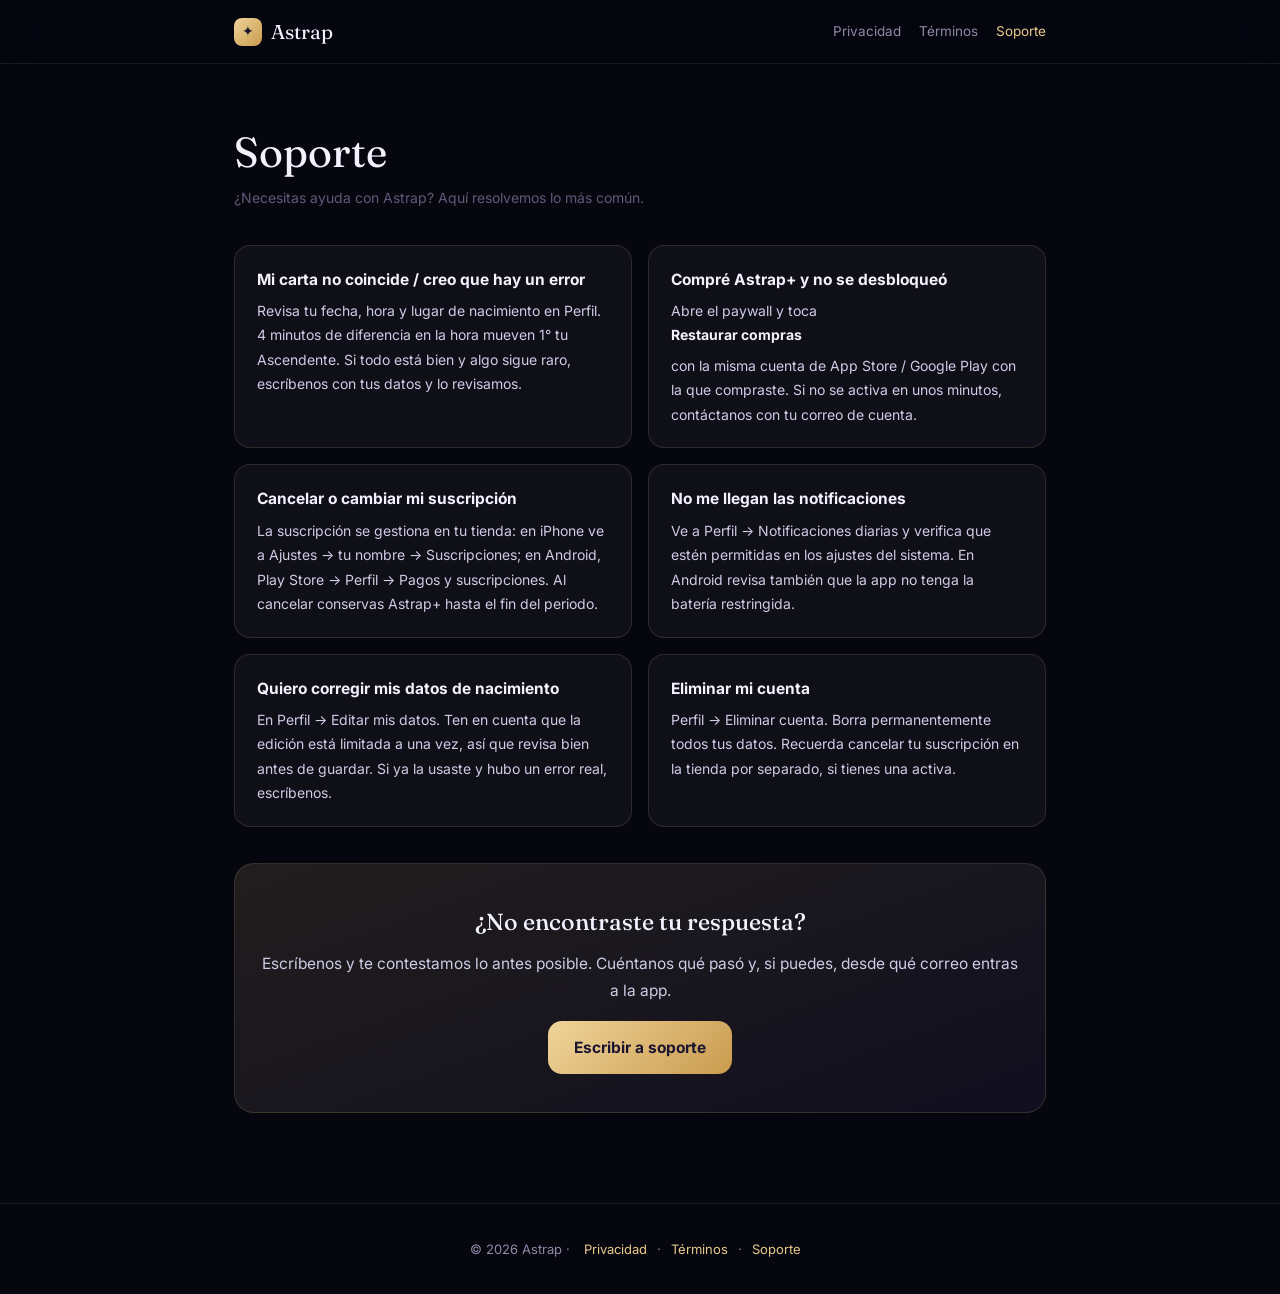
<file: astrap/soporte/index.html>
<!doctype html>
<html lang="es">
<head>
<meta charset="utf-8">
<meta name="viewport" content="width=device-width, initial-scale=1">
<title>Soporte — Astrap</title>
<meta name="description" content="Centro de soporte de Astrap: ayuda con tu cuenta, tu suscripción y la app.">
<link rel="preconnect" href="https://fonts.googleapis.com">
<link rel="preconnect" href="https://fonts.gstatic.com" crossorigin>
<link href="https://fonts.googleapis.com/css2?family=Fraunces:opsz,wght@9..144,300..700&family=Inter:wght@400;500;600;700&display=swap" rel="stylesheet">
<link rel="icon" href="data:image/svg+xml,<svg xmlns='http://www.w3.org/2000/svg' viewBox='0 0 100 100'><text y='.9em' font-size='90'>✦</text></svg>">
<style>
:root{--bg:#06060F;--gold:#E8C98A;--gold2:#F0D49A;--gold-dark:#C99B4E;--on-gold:#1A1430;--text:#F4F1FF;--text2:#CFCCE6;--muted:#8E8AA8;--faint:#5E5A78;--hair:rgba(232,201,138,.14);--hair2:rgba(255,255,255,.08);--serif:"Fraunces",Georgia,serif;--sans:"Inter",-apple-system,sans-serif}
*{margin:0;padding:0;box-sizing:border-box}
body{background:var(--bg);color:var(--text);font-family:var(--sans);line-height:1.75;font-size:15.5px}
::selection{background:var(--gold);color:var(--on-gold)}
a{color:var(--gold);text-decoration:none}a:hover{text-decoration:underline}
nav{position:sticky;top:0;z-index:50;backdrop-filter:blur(18px);background:rgba(6,6,15,.6);border-bottom:1px solid var(--hair2)}
.nav-in{max-width:860px;margin:0 auto;padding:14px 24px;display:flex;align-items:center;justify-content:space-between}
.logo{font-family:var(--serif);font-size:20px;display:flex;align-items:center;gap:9px;color:var(--text)}
.logo .mark{width:28px;height:28px;border-radius:8px;background:linear-gradient(135deg,var(--gold2),var(--gold-dark));display:grid;place-items:center;color:var(--on-gold);font-size:14px}
.tabs{display:flex;gap:18px;font-size:13.5px}.tabs a{color:var(--muted)}.tabs a.on{color:var(--gold)}
main{max-width:860px;margin:0 auto;padding:64px 24px 90px}
h1{font-family:var(--serif);font-weight:420;font-size:clamp(30px,4.5vw,42px);line-height:1.15;margin-bottom:10px}
.updated{color:var(--faint);font-size:14px;margin-bottom:34px}
p,li{color:var(--text2)}
.help{display:grid;grid-template-columns:1fr 1fr;gap:16px;margin:26px 0}
.card{background:rgba(255,255,255,.04);border:1px solid var(--hair);border-radius:16px;padding:20px 22px}
.card b{display:block;margin-bottom:6px;color:var(--text)}
.card p{font-size:14px}
.mailbox{text-align:center;background:linear-gradient(160deg,rgba(232,201,138,.12),rgba(167,139,250,.07));border:1px solid var(--hair);border-radius:20px;padding:38px 26px;margin-top:36px}
.mailbox h2{font-family:var(--serif);font-weight:480;margin:0 0 8px;color:var(--text)}
.mailbox a.btn{display:inline-block;margin-top:16px;background:linear-gradient(135deg,var(--gold2),var(--gold-dark));color:var(--on-gold);font-weight:700;padding:13px 26px;border-radius:14px;text-decoration:none}
footer{border-top:1px solid var(--hair2);padding:34px 24px;font-size:13px;color:var(--muted);text-align:center}
footer a{margin:0 10px}
@media(max-width:680px){.help{grid-template-columns:1fr}}
</style>
</head>
<body>
<nav><div class="nav-in">
  <span class="logo"><span class="mark">✦</span>Astrap</span>
  <span class="tabs"><a href="../privacidad/">Privacidad</a><a href="../terminos/">Términos</a><a class="on" href="../soporte/">Soporte</a></span>
</div></nav>
<main>
  <h1>Soporte</h1>
  <p class="updated">¿Necesitas ayuda con Astrap? Aquí resolvemos lo más común.</p>

  <div class="help">
    <div class="card"><b>Mi carta no coincide / creo que hay un error</b><p>Revisa tu fecha, hora y lugar de nacimiento en Perfil. 4 minutos de diferencia en la hora mueven 1° tu Ascendente. Si todo está bien y algo sigue raro, escríbenos con tus datos y lo revisamos.</p></div>
    <div class="card"><b>Compré Astrap+ y no se desbloqueó</b><p>Abre el paywall y toca <b>Restaurar compras</b> con la misma cuenta de App Store / Google Play con la que compraste. Si no se activa en unos minutos, contáctanos con tu correo de cuenta.</p></div>
    <div class="card"><b>Cancelar o cambiar mi suscripción</b><p>La suscripción se gestiona en tu tienda: en iPhone ve a Ajustes → tu nombre → Suscripciones; en Android, Play Store → Perfil → Pagos y suscripciones. Al cancelar conservas Astrap+ hasta el fin del periodo.</p></div>
    <div class="card"><b>No me llegan las notificaciones</b><p>Ve a Perfil → Notificaciones diarias y verifica que estén permitidas en los ajustes del sistema. En Android revisa también que la app no tenga la batería restringida.</p></div>
    <div class="card"><b>Quiero corregir mis datos de nacimiento</b><p>En Perfil → Editar mis datos. Ten en cuenta que la edición está limitada a una vez, así que revisa bien antes de guardar. Si ya la usaste y hubo un error real, escríbenos.</p></div>
    <div class="card"><b>Eliminar mi cuenta</b><p>Perfil → Eliminar cuenta. Borra permanentemente todos tus datos. Recuerda cancelar tu suscripción en la tienda por separado, si tienes una activa.</p></div>
  </div>

  <div class="mailbox">
    <h2>¿No encontraste tu respuesta?</h2>
    <p>Escríbenos y te contestamos lo antes posible. Cuéntanos qué pasó y, si puedes, desde qué correo entras a la app.</p>
    <a class="btn" href="mailto:edgarsaenz243@gmail.com?subject=Soporte%20Astrap">Escribir a soporte</a>
  </div>
</main>
<footer>© 2026 Astrap · <a href="../privacidad/">Privacidad</a>·<a href="../terminos/">Términos</a>·<a href="../soporte/">Soporte</a></footer>
</body>
</html>
</file>
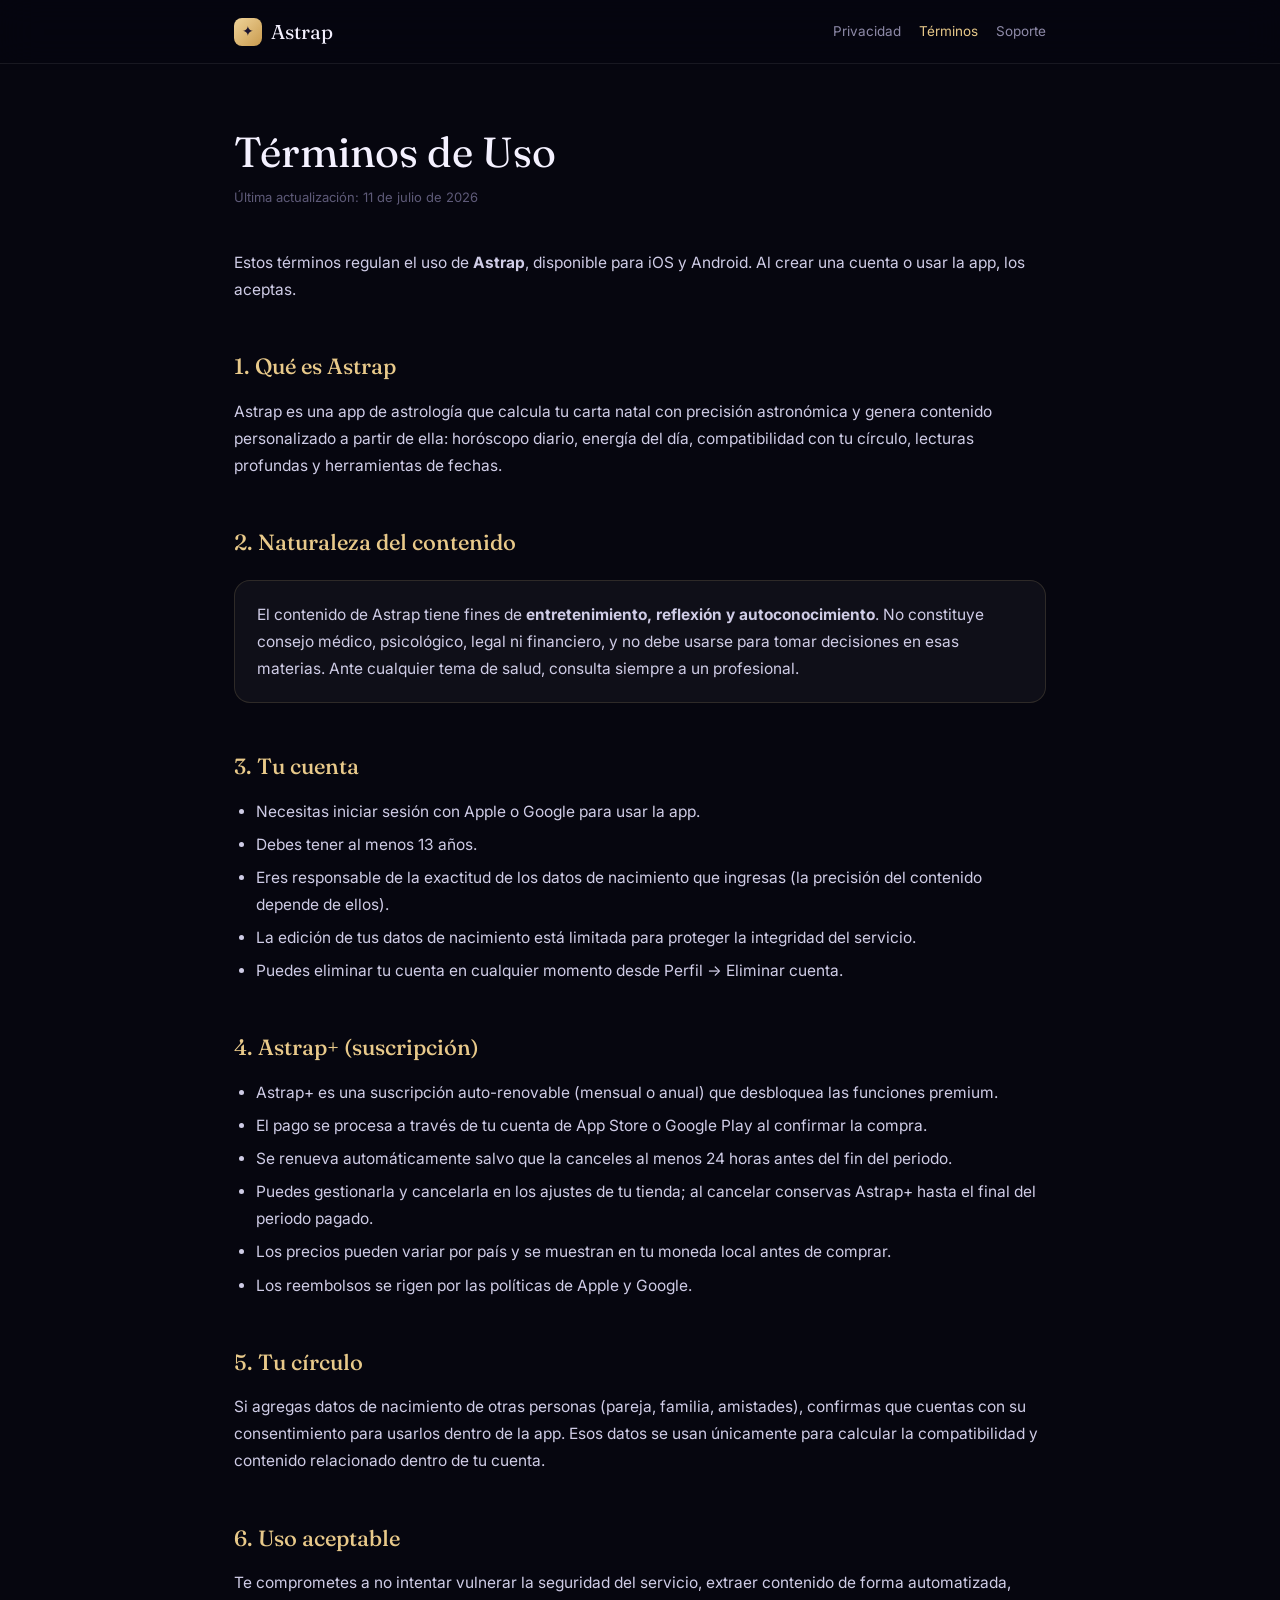
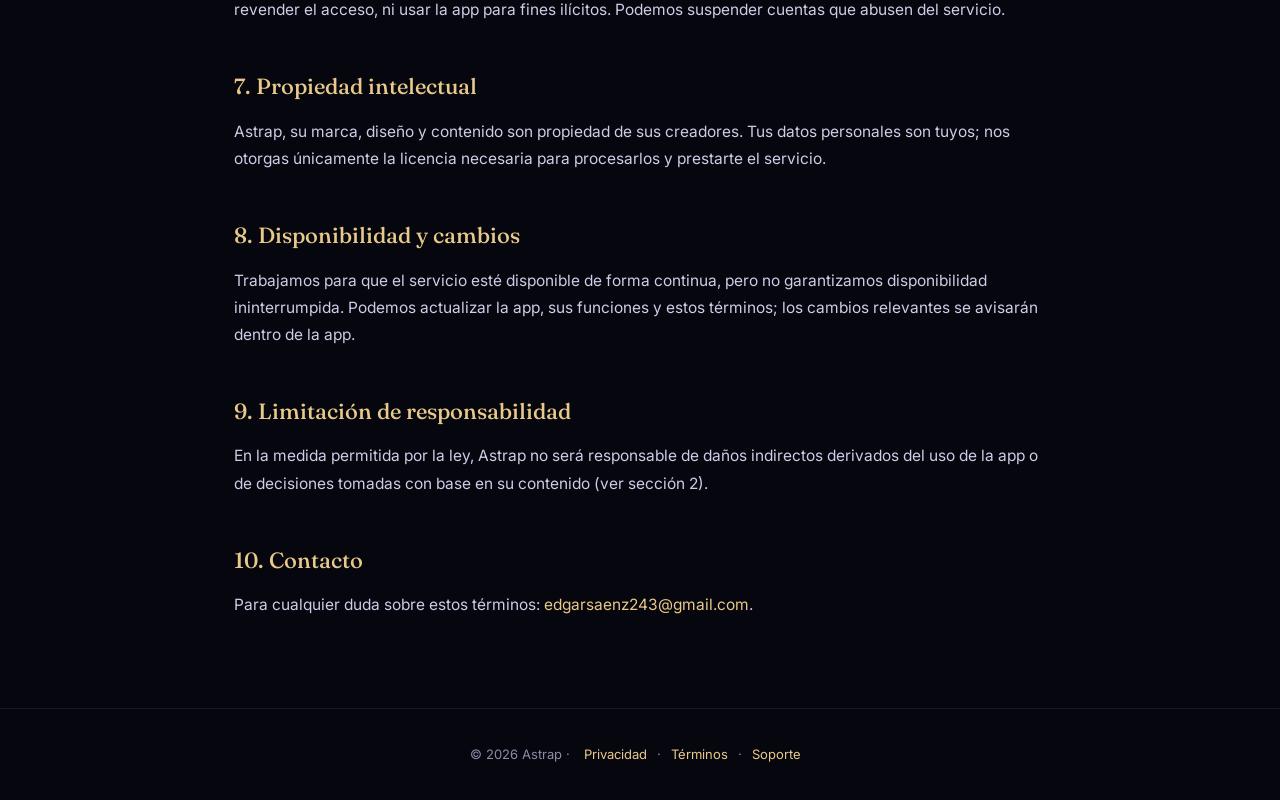
<file: astrap/terminos/index.html>
<!doctype html>
<html lang="es">
<head>
<meta charset="utf-8">
<meta name="viewport" content="width=device-width, initial-scale=1">
<title>Términos de Uso — Astrap</title>
<meta name="description" content="Términos y condiciones de uso de Astrap.">
<link rel="preconnect" href="https://fonts.googleapis.com">
<link rel="preconnect" href="https://fonts.gstatic.com" crossorigin>
<link href="https://fonts.googleapis.com/css2?family=Fraunces:opsz,wght@9..144,300..700&family=Inter:wght@400;500;600;700&display=swap" rel="stylesheet">
<link rel="icon" href="data:image/svg+xml,<svg xmlns='http://www.w3.org/2000/svg' viewBox='0 0 100 100'><text y='.9em' font-size='90'>✦</text></svg>">
<style>
:root{--bg:#06060F;--gold:#E8C98A;--gold2:#F0D49A;--gold-dark:#C99B4E;--on-gold:#1A1430;--text:#F4F1FF;--text2:#CFCCE6;--muted:#8E8AA8;--faint:#5E5A78;--hair:rgba(232,201,138,.14);--hair2:rgba(255,255,255,.08);--serif:"Fraunces",Georgia,serif;--sans:"Inter",-apple-system,sans-serif}
*{margin:0;padding:0;box-sizing:border-box}
body{background:var(--bg);color:var(--text);font-family:var(--sans);line-height:1.75;font-size:15.5px}
::selection{background:var(--gold);color:var(--on-gold)}
a{color:var(--gold);text-decoration:none}a:hover{text-decoration:underline}
nav{position:sticky;top:0;z-index:50;backdrop-filter:blur(18px);background:rgba(6,6,15,.6);border-bottom:1px solid var(--hair2)}
.nav-in{max-width:860px;margin:0 auto;padding:14px 24px;display:flex;align-items:center;justify-content:space-between}
.logo{font-family:var(--serif);font-size:20px;display:flex;align-items:center;gap:9px;color:var(--text)}
.logo .mark{width:28px;height:28px;border-radius:8px;background:linear-gradient(135deg,var(--gold2),var(--gold-dark));display:grid;place-items:center;color:var(--on-gold);font-size:14px}
.tabs{display:flex;gap:18px;font-size:13.5px}.tabs a{color:var(--muted)}.tabs a.on{color:var(--gold)}
main{max-width:860px;margin:0 auto;padding:64px 24px 90px}
h1{font-family:var(--serif);font-weight:420;font-size:clamp(30px,4.5vw,42px);line-height:1.15;margin-bottom:10px}
.updated{color:var(--faint);font-size:13px;margin-bottom:40px}
h2{font-family:var(--serif);font-weight:480;font-size:22px;margin:44px 0 12px;color:var(--gold)}
p,li{color:var(--text2)}ul{padding-left:22px;margin:10px 0}li{margin:6px 0}
.card{background:rgba(255,255,255,.04);border:1px solid var(--hair);border-radius:16px;padding:20px 22px;margin:18px 0}
footer{border-top:1px solid var(--hair2);padding:34px 24px;font-size:13px;color:var(--muted);text-align:center}
footer a{margin:0 10px}
</style>
</head>
<body>
<nav><div class="nav-in">
  <span class="logo"><span class="mark">✦</span>Astrap</span>
  <span class="tabs"><a href="../privacidad/">Privacidad</a><a class="on" href="../terminos/">Términos</a><a href="../soporte/">Soporte</a></span>
</div></nav>
<main>
  <h1>Términos de Uso</h1>
  <p class="updated">Última actualización: 11 de julio de 2026</p>

  <p>Estos términos regulan el uso de <b>Astrap</b>, disponible para iOS y Android. Al crear una cuenta o usar la app, los aceptas.</p>

  <h2>1. Qué es Astrap</h2>
  <p>Astrap es una app de astrología que calcula tu carta natal con precisión astronómica y genera contenido personalizado a partir de ella: horóscopo diario, energía del día, compatibilidad con tu círculo, lecturas profundas y herramientas de fechas.</p>

  <h2>2. Naturaleza del contenido</h2>
  <div class="card">
    <p>El contenido de Astrap tiene fines de <b>entretenimiento, reflexión y autoconocimiento</b>. No constituye consejo médico, psicológico, legal ni financiero, y no debe usarse para tomar decisiones en esas materias. Ante cualquier tema de salud, consulta siempre a un profesional.</p>
  </div>

  <h2>3. Tu cuenta</h2>
  <ul>
    <li>Necesitas iniciar sesión con Apple o Google para usar la app.</li>
    <li>Debes tener al menos 13 años.</li>
    <li>Eres responsable de la exactitud de los datos de nacimiento que ingresas (la precisión del contenido depende de ellos).</li>
    <li>La edición de tus datos de nacimiento está limitada para proteger la integridad del servicio.</li>
    <li>Puedes eliminar tu cuenta en cualquier momento desde Perfil → Eliminar cuenta.</li>
  </ul>

  <h2>4. Astrap+ (suscripción)</h2>
  <ul>
    <li>Astrap+ es una suscripción auto-renovable (mensual o anual) que desbloquea las funciones premium.</li>
    <li>El pago se procesa a través de tu cuenta de App Store o Google Play al confirmar la compra.</li>
    <li>Se renueva automáticamente salvo que la canceles al menos 24 horas antes del fin del periodo.</li>
    <li>Puedes gestionarla y cancelarla en los ajustes de tu tienda; al cancelar conservas Astrap+ hasta el final del periodo pagado.</li>
    <li>Los precios pueden variar por país y se muestran en tu moneda local antes de comprar.</li>
    <li>Los reembolsos se rigen por las políticas de Apple y Google.</li>
  </ul>

  <h2>5. Tu círculo</h2>
  <p>Si agregas datos de nacimiento de otras personas (pareja, familia, amistades), confirmas que cuentas con su consentimiento para usarlos dentro de la app. Esos datos se usan únicamente para calcular la compatibilidad y contenido relacionado dentro de tu cuenta.</p>

  <h2>6. Uso aceptable</h2>
  <p>Te comprometes a no intentar vulnerar la seguridad del servicio, extraer contenido de forma automatizada, revender el acceso, ni usar la app para fines ilícitos. Podemos suspender cuentas que abusen del servicio.</p>

  <h2>7. Propiedad intelectual</h2>
  <p>Astrap, su marca, diseño y contenido son propiedad de sus creadores. Tus datos personales son tuyos; nos otorgas únicamente la licencia necesaria para procesarlos y prestarte el servicio.</p>

  <h2>8. Disponibilidad y cambios</h2>
  <p>Trabajamos para que el servicio esté disponible de forma continua, pero no garantizamos disponibilidad ininterrumpida. Podemos actualizar la app, sus funciones y estos términos; los cambios relevantes se avisarán dentro de la app.</p>

  <h2>9. Limitación de responsabilidad</h2>
  <p>En la medida permitida por la ley, Astrap no será responsable de daños indirectos derivados del uso de la app o de decisiones tomadas con base en su contenido (ver sección 2).</p>

  <h2>10. Contacto</h2>
  <p>Para cualquier duda sobre estos términos: <a href="mailto:edgarsaenz243@gmail.com">edgarsaenz243@gmail.com</a>.</p>
</main>
<footer>© 2026 Astrap · <a href="../privacidad/">Privacidad</a>·<a href="../terminos/">Términos</a>·<a href="../soporte/">Soporte</a></footer>
</body>
</html>
</file>
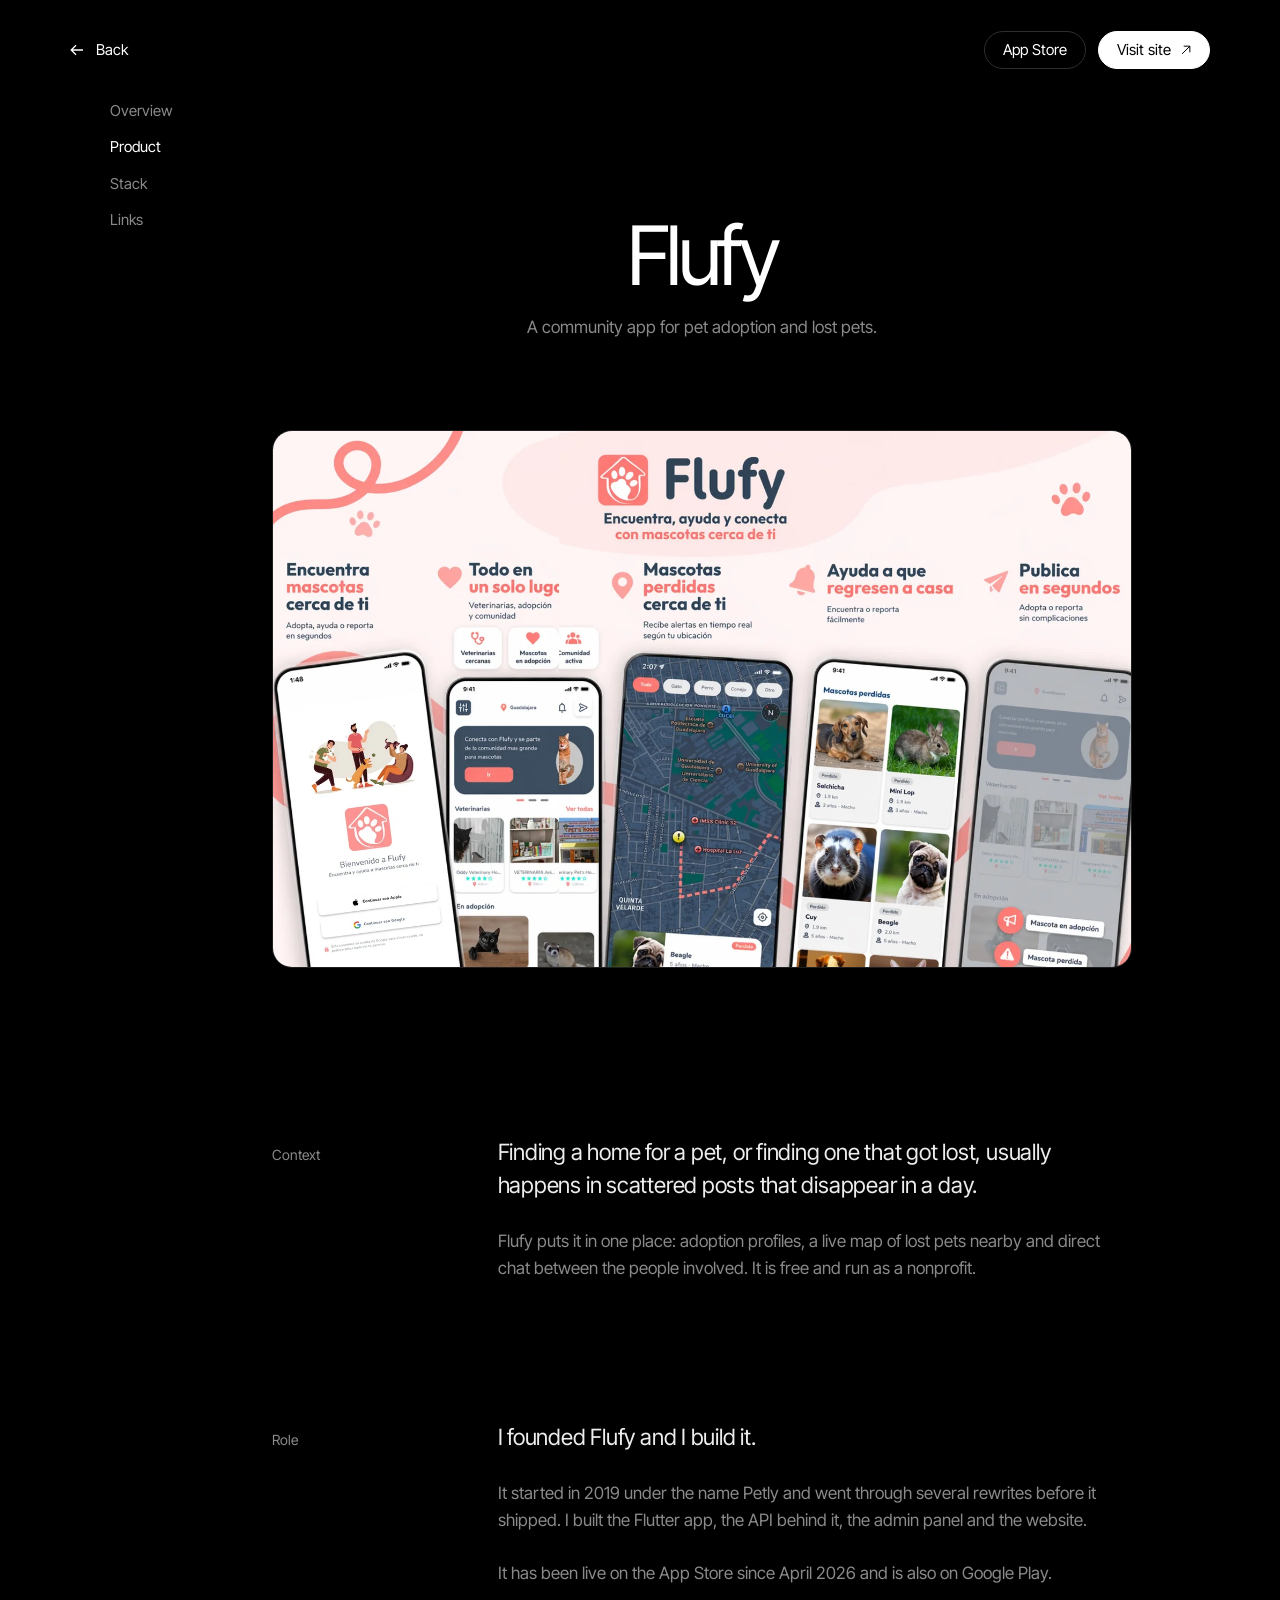
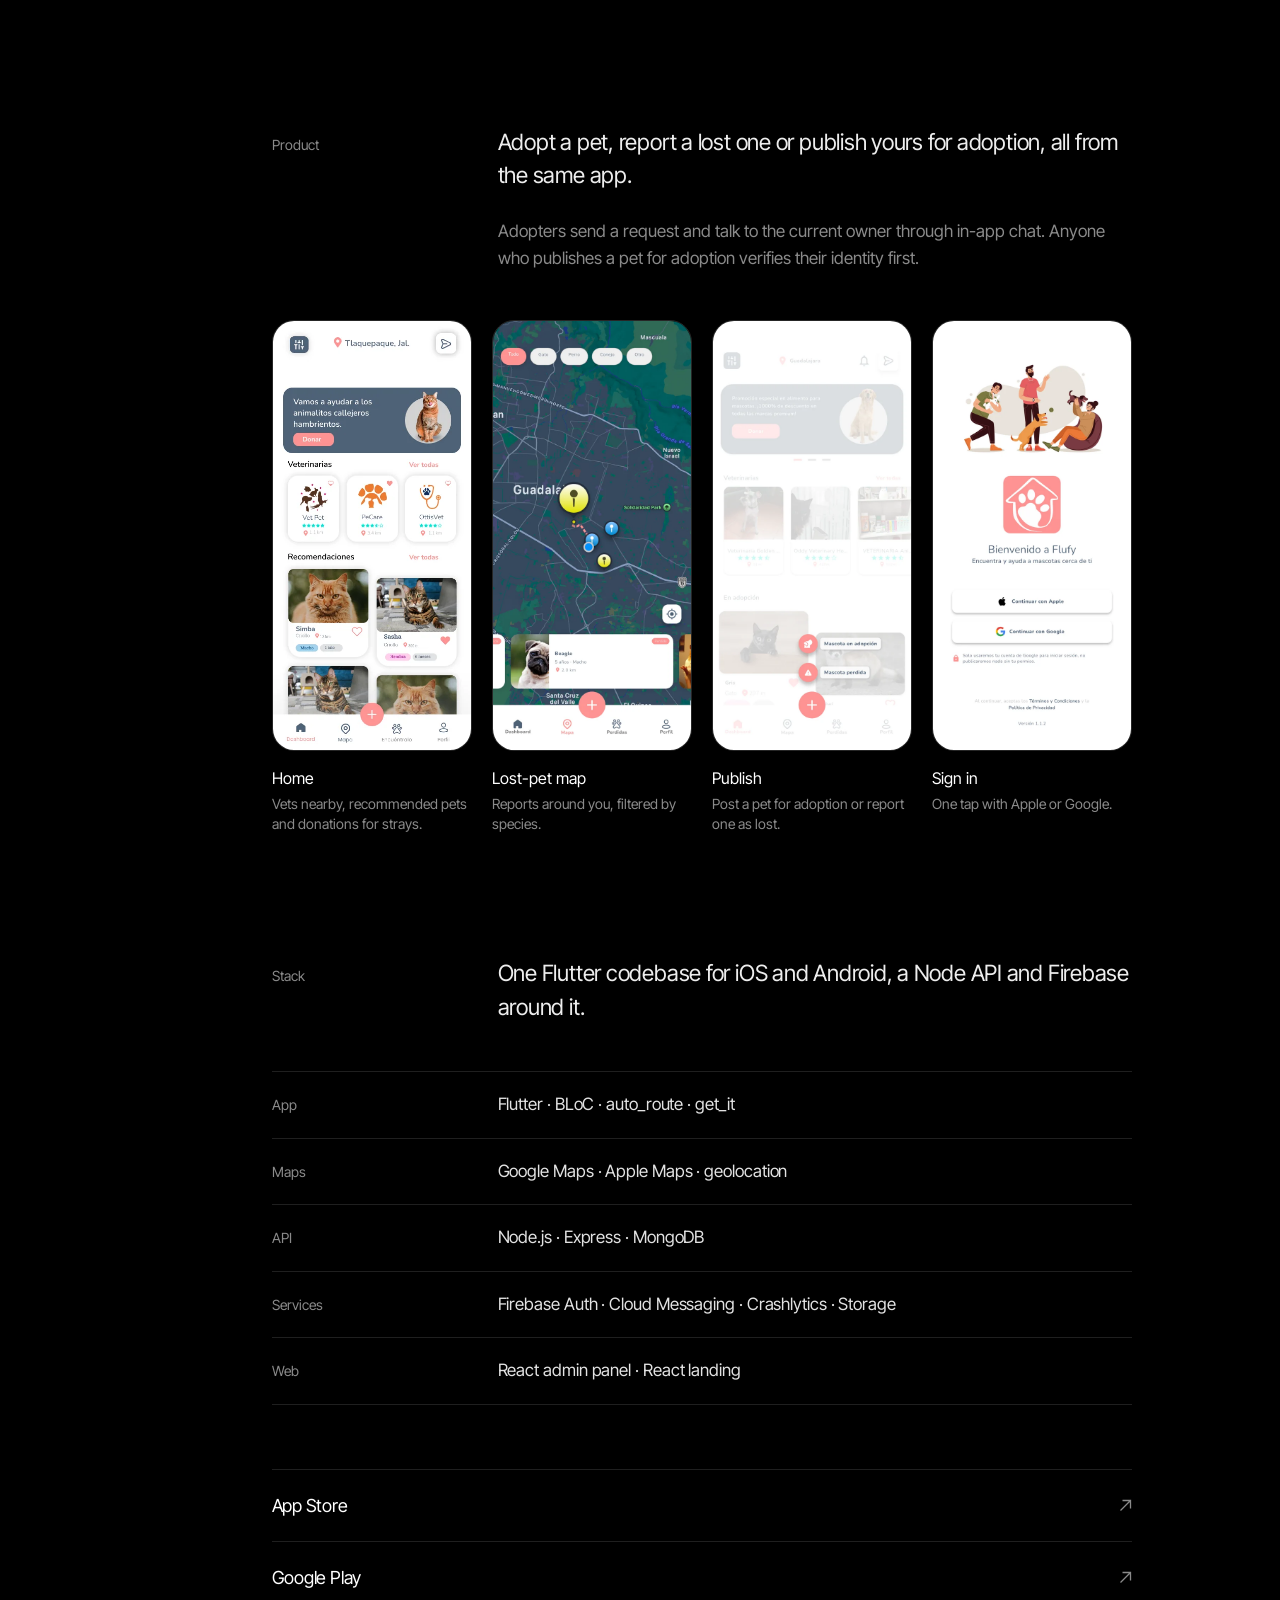
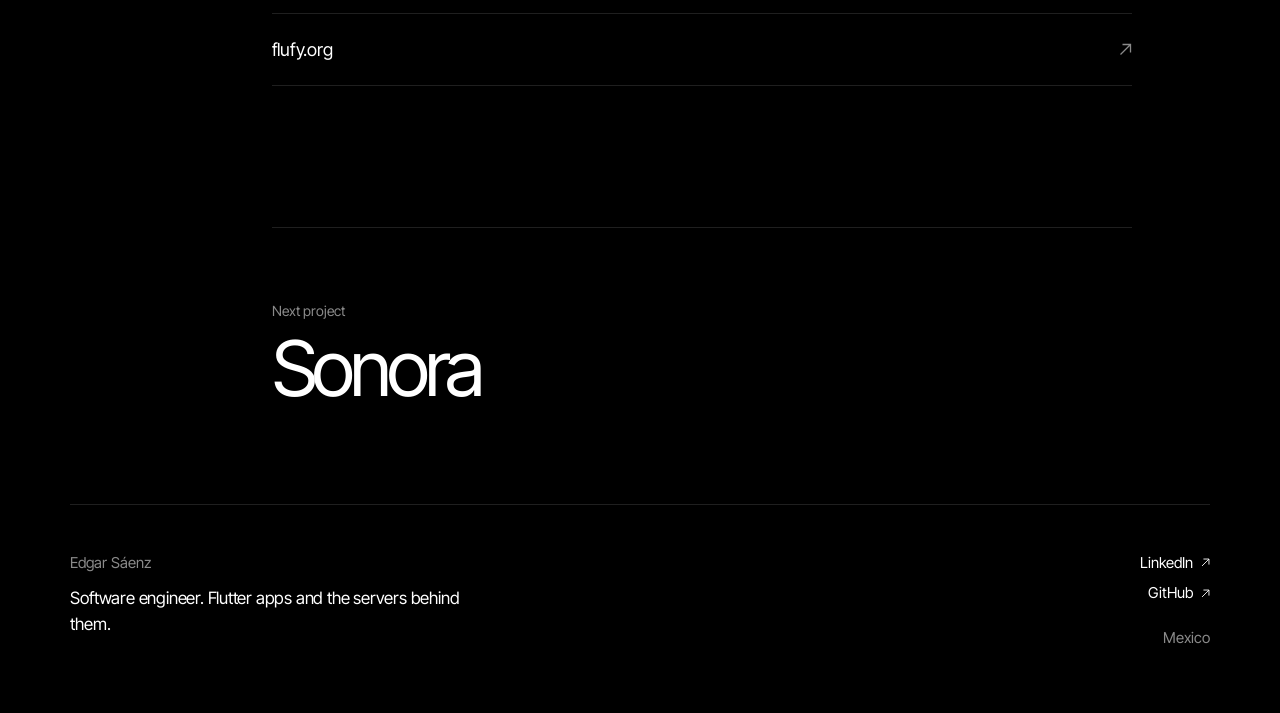
<file: projects/flufy/index.html>
<!DOCTYPE html>
<html lang="en" class="dark">
<head>
<meta charset="utf-8">
<meta name="viewport" content="width=device-width, initial-scale=1">
<title>Flufy | Edgar Sáenz</title>
<meta name="description" content="Flufy: a nonprofit app for pet adoption and lost-pet alerts, founded and built by Edgar Sáenz.">
<meta property="og:title" content="Flufy | Edgar Sáenz">
<meta property="og:description" content="A community app for pet adoption and lost pets.">
<meta property="og:type" content="article">
<meta property="og:url" content="https://edgaraldair.me/projects/flufy/">
<meta property="og:image" content="https://edgaraldair.me/og.png">
<meta name="twitter:card" content="summary_large_image">
<meta name="theme-color" content="#000000">
<link rel="canonical" href="https://edgaraldair.me/projects/flufy/">
<link rel="icon" href="/favicon.svg" type="image/svg+xml">
<style>html{background:#000}</style>
<link rel="preconnect" href="https://fonts.googleapis.com">
<link rel="preconnect" href="https://fonts.gstatic.com" crossorigin>
<link href="https://fonts.googleapis.com/css2?family=Inter+Tight:wght@400;500&display=swap" rel="stylesheet">
<link rel="stylesheet" href="/styles.css">
<script>document.documentElement.classList.add('js')</script>
</head>
<body>

<header class="p-top wrap">
  <a class="p-back" href="/" data-go="light"><svg viewBox="0 0 14 12" fill="none" stroke="currentColor" stroke-width="1.3" aria-hidden="true"><path d="M13 6H1.5M6 1.2L1.2 6 6 10.8"/></svg>Back</a>
  <div class="p-actions">
    <a class="pill pill-ghost" href="https://apps.apple.com/mx/app/flufy-mascotas-y-adopci%C3%B3n/id6761751488" target="_blank" rel="noopener">App Store</a>
    <a class="pill pill-solid" href="https://flufy.org" target="_blank" rel="noopener">Visit site<svg class="arrow" viewBox="0 0 13 13" fill="none" stroke="currentColor" stroke-width="1.3" aria-hidden="true"><path d="M1.5 11.5l10-10M3.5 1.5h8v8"/></svg></a>
  </div>
</header>

<div class="p-shell wrap">
  <nav class="p-side" aria-label="Sections">
    <a href="#overview" class="on">Overview</a>
    <a href="#product">Product</a>
    <a href="#stack">Stack</a>
    <a href="#links">Links</a>
  </nav>

  <main class="p-main">
    <header class="p-hero">
      <h1>Flufy</h1>
      <p>A community app for pet adoption and lost pets.</p>
    </header>

    <figure class="p-cover">
      <img src="/img/flufy.webp" alt="Flufy app screens: adoption feed, lost-pet map and alerts" width="1600" height="1000">
    </figure>

    <section id="overview" class="p-block" data-spy>
      <div class="p-sec" data-reveal>
        <p class="p-label">Context</p>
        <div class="p-body">
          <p class="p-lead">Finding a home for a pet, or finding one that got lost, usually happens in scattered posts that disappear in a day.</p>
          <p>Flufy puts it in one place: adoption profiles, a live map of lost pets nearby and direct chat between the people involved. It is free and run as a nonprofit.</p>
        </div>
      </div>
      <div class="p-sec" data-reveal>
        <p class="p-label">Role</p>
        <div class="p-body">
          <p class="p-lead">I founded Flufy and I build it.</p>
          <p>It started in 2019 under the name Petly and went through several rewrites before it shipped. I built the Flutter app, the API behind it, the admin panel and the website.</p>
          <p>It has been live on the App Store since April 2026 and is also on Google Play.</p>
        </div>
      </div>
    </section>
    <section id="product" class="p-block" data-spy>
      <div class="p-sec" data-reveal>
        <p class="p-label">Product</p>
        <div class="p-body">
          <p class="p-lead">Adopt a pet, report a lost one or publish yours for adoption, all from the same app.</p>
          <p>Adopters send a request and talk to the current owner through in-app chat. Anyone who publishes a pet for adoption verifies their identity first.</p>
        </div>
      </div>
      <div class="p-phones" data-reveal>
        <figure>
          <img src="/img/flufy-home.webp" alt="Flufy home screen" width="390" height="844" loading="lazy">
          <figcaption><strong>Home</strong>Vets nearby, recommended pets and donations for strays.</figcaption>
        </figure>
        <figure>
          <img src="/img/flufy-map.webp" alt="Flufy lost-pet map" width="560" height="1212" loading="lazy">
          <figcaption><strong>Lost-pet map</strong>Reports around you, filtered by species.</figcaption>
        </figure>
        <figure>
          <img src="/img/flufy-publish.webp" alt="Flufy publish menu" width="560" height="1212" loading="lazy">
          <figcaption><strong>Publish</strong>Post a pet for adoption or report one as lost.</figcaption>
        </figure>
        <figure>
          <img src="/img/flufy-signin.webp" alt="Flufy sign-in screen" width="560" height="1212" loading="lazy">
          <figcaption><strong>Sign in</strong>One tap with Apple or Google.</figcaption>
        </figure>
      </div>
    </section>
    <section id="stack" class="p-block" data-spy>
      <div class="p-sec" data-reveal>
        <p class="p-label">Stack</p>
        <div class="p-body">
          <p class="p-lead">One Flutter codebase for iOS and Android, a Node API and Firebase around it.</p>
        </div>
      </div>
      <dl class="p-rows" data-reveal>
          <div><dt>App</dt><dd>Flutter · BLoC · auto_route · get_it</dd></div>
          <div><dt>Maps</dt><dd>Google Maps · Apple Maps · geolocation</dd></div>
          <div><dt>API</dt><dd>Node.js · Express · MongoDB</dd></div>
          <div><dt>Services</dt><dd>Firebase Auth · Cloud Messaging · Crashlytics · Storage</dd></div>
          <div><dt>Web</dt><dd>React admin panel · React landing</dd></div>
      </dl>
    </section>
    <section id="links" class="p-block" data-spy>
      <div class="p-links" data-reveal>
        <a href="https://apps.apple.com/mx/app/flufy-mascotas-y-adopci%C3%B3n/id6761751488" target="_blank" rel="noopener"><span>App Store</span><svg class="arrow" viewBox="0 0 13 13" fill="none" stroke="currentColor" stroke-width="1.3" aria-hidden="true"><path d="M1.5 11.5l10-10M3.5 1.5h8v8"/></svg></a>
        <a href="https://play.google.com/store/apps/details?id=com.petly.org" target="_blank" rel="noopener"><span>Google Play</span><svg class="arrow" viewBox="0 0 13 13" fill="none" stroke="currentColor" stroke-width="1.3" aria-hidden="true"><path d="M1.5 11.5l10-10M3.5 1.5h8v8"/></svg></a>
        <a href="https://flufy.org" target="_blank" rel="noopener"><span>flufy.org</span><svg class="arrow" viewBox="0 0 13 13" fill="none" stroke="currentColor" stroke-width="1.3" aria-hidden="true"><path d="M1.5 11.5l10-10M3.5 1.5h8v8"/></svg></a>
      </div>
    </section>

    <a class="p-next" href="/projects/sonora/" data-go="dark" data-reveal>
      <span>Next project</span>
      <strong>Sonora</strong>
    </a>
  </main>
</div>

<footer class="foot wrap">
  <div class="foot-left">
    <p class="foot-name">Edgar Sáenz</p>
    <p class="foot-line">Software engineer. Flutter apps and the servers behind them.</p>
  </div>
  <div class="foot-right">
    <a href="https://www.linkedin.com/in/edgar-saenz/" target="_blank" rel="noopener">LinkedIn <svg class="arrow" viewBox="0 0 13 13" fill="none" stroke="currentColor" stroke-width="1.3" aria-hidden="true"><path d="M1.5 11.5l10-10M3.5 1.5h8v8"/></svg></a>
    <a href="https://github.com/EdgarAldair" target="_blank" rel="noopener">GitHub <svg class="arrow" viewBox="0 0 13 13" fill="none" stroke="currentColor" stroke-width="1.3" aria-hidden="true"><path d="M1.5 11.5l10-10M3.5 1.5h8v8"/></svg></a>
    <span class="foot-place">Mexico</span>
  </div>
</footer>

<script src="/main.js" defer></script>
</body>
</html>
</file>
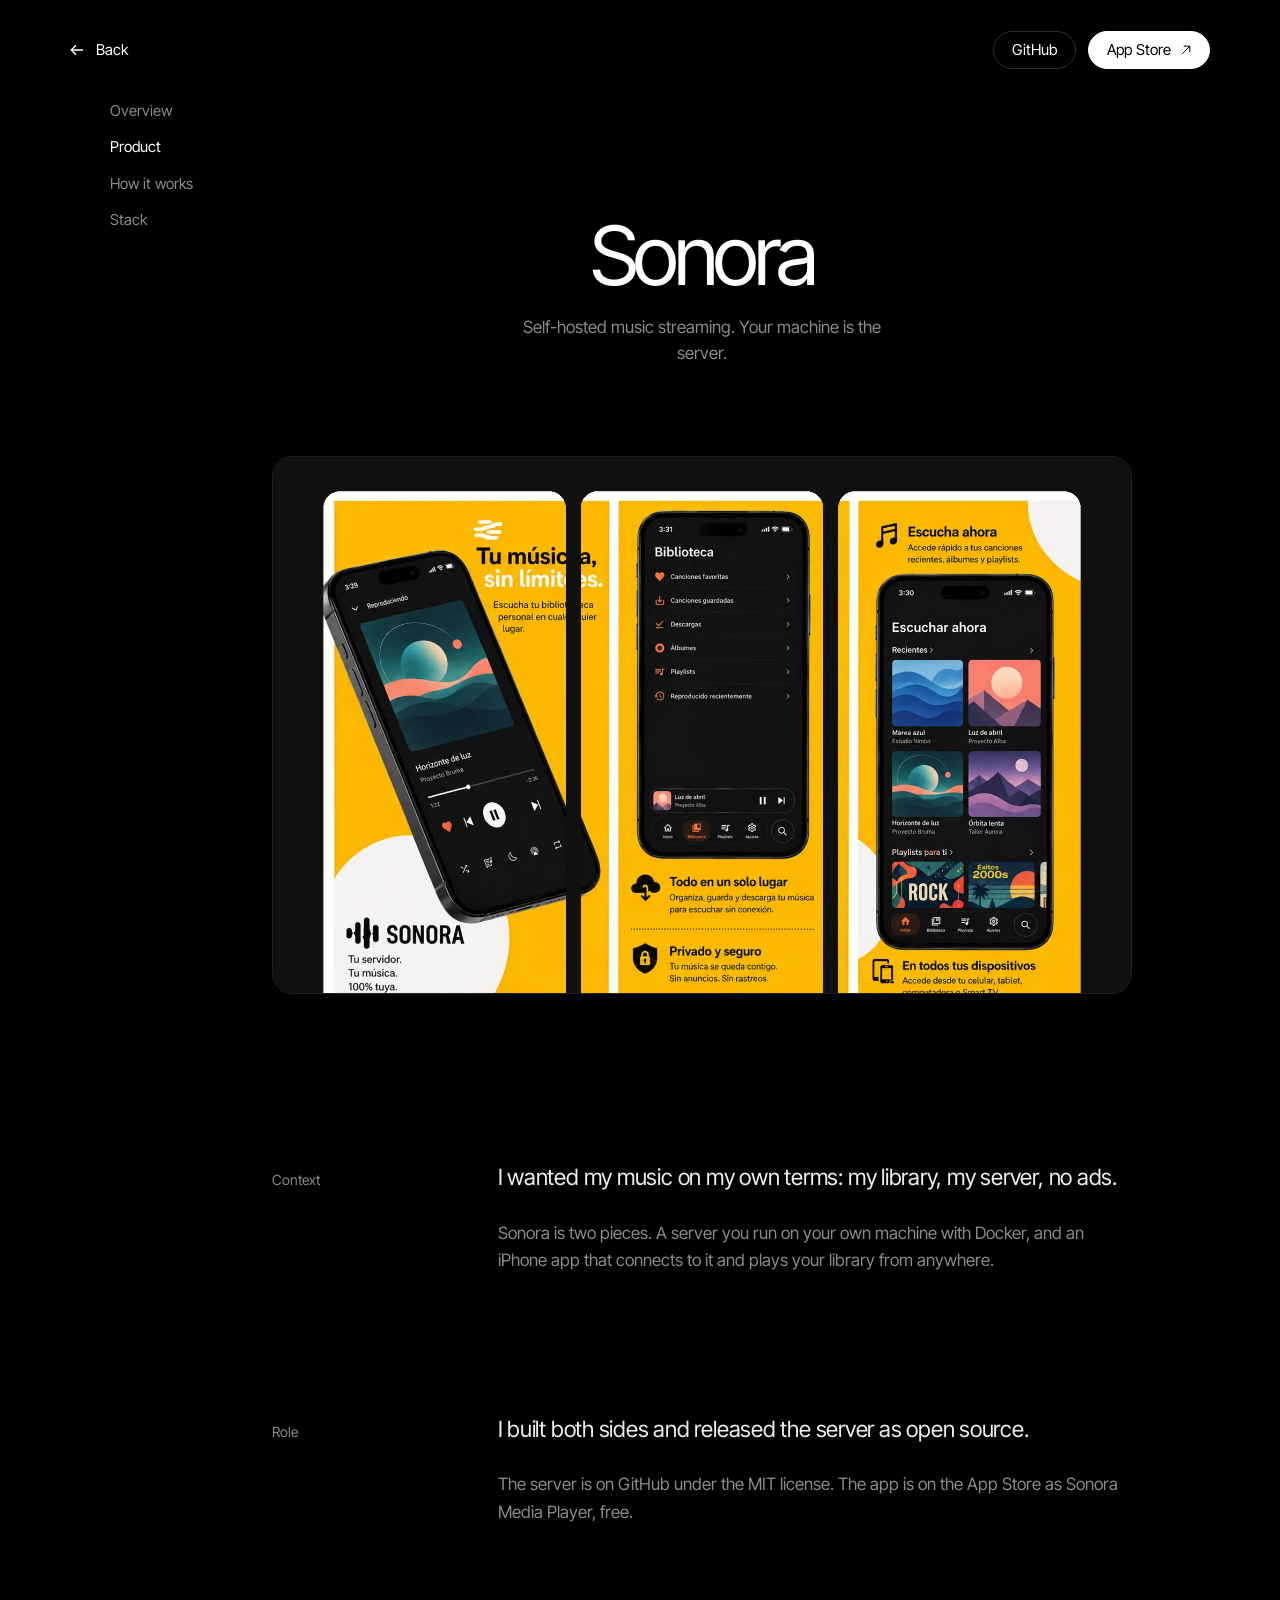
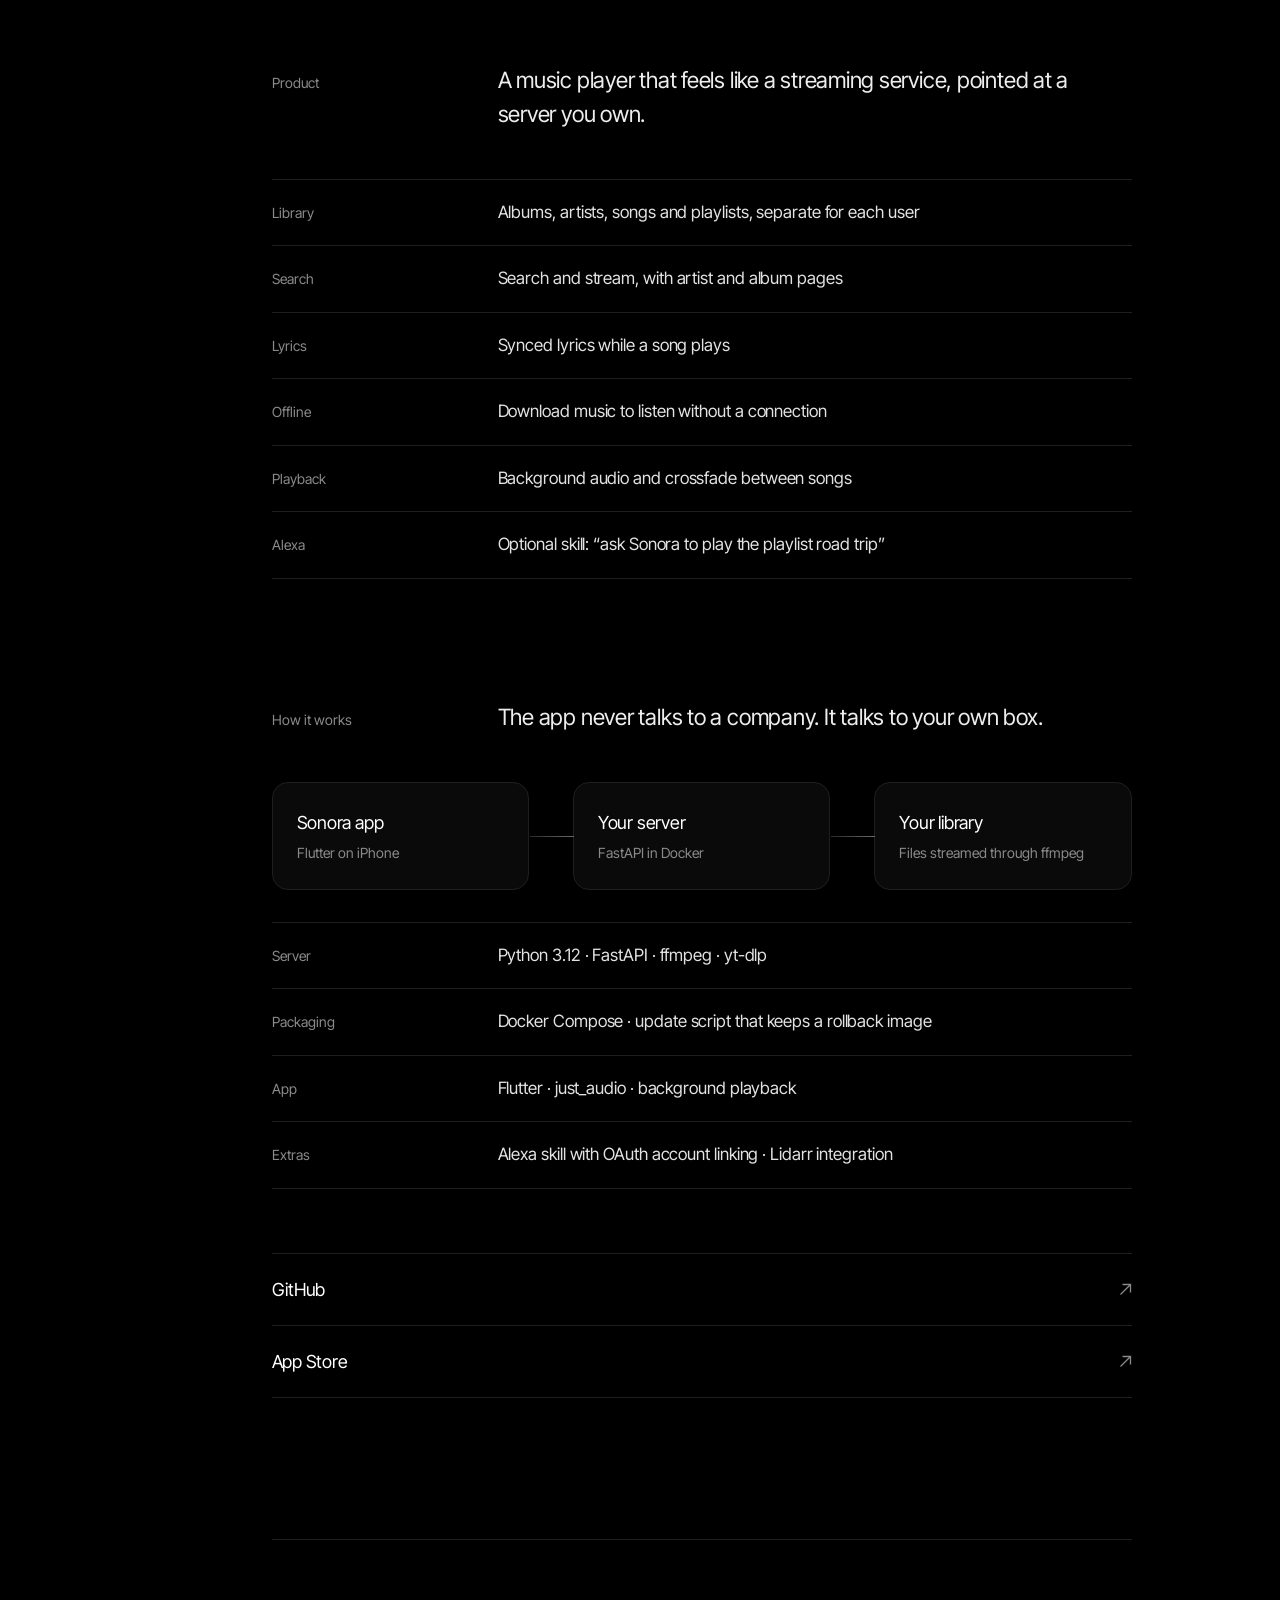
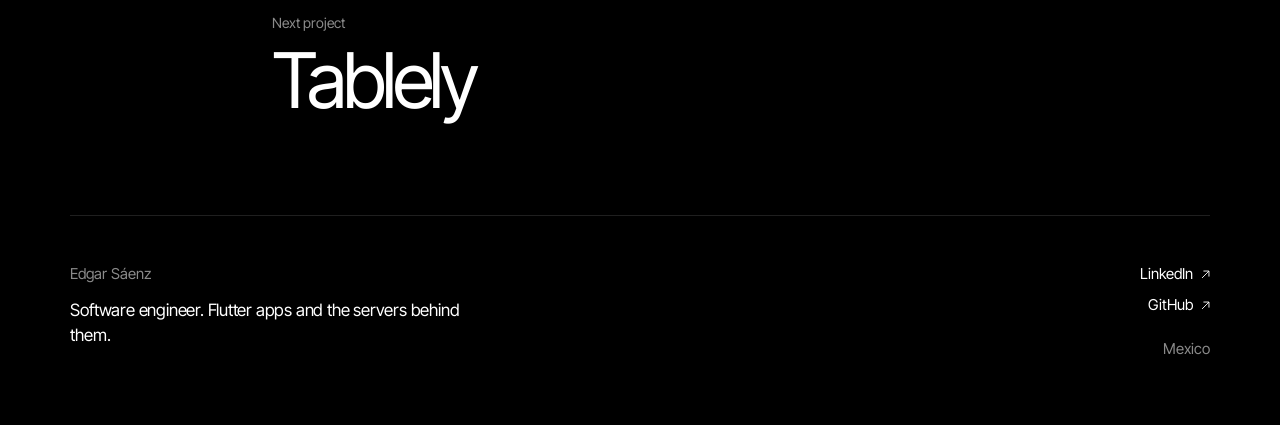
<file: projects/sonora/index.html>
<!DOCTYPE html>
<html lang="en" class="dark">
<head>
<meta charset="utf-8">
<meta name="viewport" content="width=device-width, initial-scale=1">
<title>Sonora | Edgar Sáenz</title>
<meta name="description" content="Sonora: a self-hosted music streaming server and iPhone app by Edgar Sáenz. FastAPI, ffmpeg, Docker and Flutter.">
<meta property="og:title" content="Sonora | Edgar Sáenz">
<meta property="og:description" content="Self-hosted music streaming. Your machine is the server.">
<meta property="og:type" content="article">
<meta property="og:url" content="https://edgaraldair.me/projects/sonora/">
<meta property="og:image" content="https://edgaraldair.me/og.png">
<meta name="twitter:card" content="summary_large_image">
<meta name="theme-color" content="#000000">
<link rel="canonical" href="https://edgaraldair.me/projects/sonora/">
<link rel="icon" href="/favicon.svg" type="image/svg+xml">
<style>html{background:#000}</style>
<link rel="preconnect" href="https://fonts.googleapis.com">
<link rel="preconnect" href="https://fonts.gstatic.com" crossorigin>
<link href="https://fonts.googleapis.com/css2?family=Inter+Tight:wght@400;500&display=swap" rel="stylesheet">
<link rel="stylesheet" href="/styles.css">
<script>document.documentElement.classList.add('js')</script>
</head>
<body>

<header class="p-top wrap">
  <a class="p-back" href="/" data-go="light"><svg viewBox="0 0 14 12" fill="none" stroke="currentColor" stroke-width="1.3" aria-hidden="true"><path d="M13 6H1.5M6 1.2L1.2 6 6 10.8"/></svg>Back</a>
  <div class="p-actions">
    <a class="pill pill-ghost" href="https://github.com/EdgarAldair/Sonora" target="_blank" rel="noopener">GitHub</a>
    <a class="pill pill-solid" href="https://apps.apple.com/us/app/sonora-media-player/id6792233706" target="_blank" rel="noopener">App Store<svg class="arrow" viewBox="0 0 13 13" fill="none" stroke="currentColor" stroke-width="1.3" aria-hidden="true"><path d="M1.5 11.5l10-10M3.5 1.5h8v8"/></svg></a>
  </div>
</header>

<div class="p-shell wrap">
  <nav class="p-side" aria-label="Sections">
    <a href="#overview" class="on">Overview</a>
    <a href="#product">Product</a>
    <a href="#how">How it works</a>
    <a href="#stack">Stack</a>
  </nav>

  <main class="p-main">
    <header class="p-hero">
      <h1>Sonora</h1>
      <p>Self-hosted music streaming. Your machine is the server.</p>
    </header>

    <figure class="p-cover">
      <img src="/img/sonora.webp" alt="Sonora app screens: now playing, library and home" width="1600" height="1000">
    </figure>

    <section id="overview" class="p-block" data-spy>
      <div class="p-sec" data-reveal>
        <p class="p-label">Context</p>
        <div class="p-body">
          <p class="p-lead">I wanted my music on my own terms: my library, my server, no ads.</p>
          <p>Sonora is two pieces. A server you run on your own machine with Docker, and an iPhone app that connects to it and plays your library from anywhere.</p>
        </div>
      </div>
      <div class="p-sec" data-reveal>
        <p class="p-label">Role</p>
        <div class="p-body">
          <p class="p-lead">I built both sides and released the server as open source.</p>
          <p>The server is on GitHub under the MIT license. The app is on the App Store as Sonora Media Player, free.</p>
        </div>
      </div>
    </section>
    <section id="product" class="p-block" data-spy>
      <div class="p-sec" data-reveal>
        <p class="p-label">Product</p>
        <div class="p-body">
          <p class="p-lead">A music player that feels like a streaming service, pointed at a server you own.</p>
        </div>
      </div>
      <dl class="p-rows" data-reveal>
          <div><dt>Library</dt><dd>Albums, artists, songs and playlists, separate for each user</dd></div>
          <div><dt>Search</dt><dd>Search and stream, with artist and album pages</dd></div>
          <div><dt>Lyrics</dt><dd>Synced lyrics while a song plays</dd></div>
          <div><dt>Offline</dt><dd>Download music to listen without a connection</dd></div>
          <div><dt>Playback</dt><dd>Background audio and crossfade between songs</dd></div>
          <div><dt>Alexa</dt><dd>Optional skill: “ask Sonora to play the playlist road trip”</dd></div>
      </dl>
    </section>
    <section id="how" class="p-block" data-spy>
      <div class="p-sec" data-reveal>
        <p class="p-label">How it works</p>
        <div class="p-body">
          <p class="p-lead">The app never talks to a company. It talks to your own box.</p>
        </div>
      </div>
      <div class="p-flow" data-reveal>
        <div class="p-node"><strong>Sonora app</strong><span>Flutter on iPhone</span></div>
        <div class="p-node"><strong>Your server</strong><span>FastAPI in Docker</span></div>
        <div class="p-node"><strong>Your library</strong><span>Files streamed through ffmpeg</span></div>
      </div>
    </section>
    <section id="stack" class="p-block" data-spy>
      <dl class="p-rows" data-reveal>
          <div><dt>Server</dt><dd>Python 3.12 · FastAPI · ffmpeg · yt-dlp</dd></div>
          <div><dt>Packaging</dt><dd>Docker Compose · update script that keeps a rollback image</dd></div>
          <div><dt>App</dt><dd>Flutter · just_audio · background playback</dd></div>
          <div><dt>Extras</dt><dd>Alexa skill with OAuth account linking · Lidarr integration</dd></div>
      </dl>
      <div class="p-links" data-reveal>
        <a href="https://github.com/EdgarAldair/Sonora" target="_blank" rel="noopener"><span>GitHub</span><svg class="arrow" viewBox="0 0 13 13" fill="none" stroke="currentColor" stroke-width="1.3" aria-hidden="true"><path d="M1.5 11.5l10-10M3.5 1.5h8v8"/></svg></a>
        <a href="https://apps.apple.com/us/app/sonora-media-player/id6792233706" target="_blank" rel="noopener"><span>App Store</span><svg class="arrow" viewBox="0 0 13 13" fill="none" stroke="currentColor" stroke-width="1.3" aria-hidden="true"><path d="M1.5 11.5l10-10M3.5 1.5h8v8"/></svg></a>
      </div>
    </section>

    <a class="p-next" href="/projects/tablely/" data-go="dark" data-reveal>
      <span>Next project</span>
      <strong>Tablely</strong>
    </a>
  </main>
</div>

<footer class="foot wrap">
  <div class="foot-left">
    <p class="foot-name">Edgar Sáenz</p>
    <p class="foot-line">Software engineer. Flutter apps and the servers behind them.</p>
  </div>
  <div class="foot-right">
    <a href="https://www.linkedin.com/in/edgar-saenz/" target="_blank" rel="noopener">LinkedIn <svg class="arrow" viewBox="0 0 13 13" fill="none" stroke="currentColor" stroke-width="1.3" aria-hidden="true"><path d="M1.5 11.5l10-10M3.5 1.5h8v8"/></svg></a>
    <a href="https://github.com/EdgarAldair" target="_blank" rel="noopener">GitHub <svg class="arrow" viewBox="0 0 13 13" fill="none" stroke="currentColor" stroke-width="1.3" aria-hidden="true"><path d="M1.5 11.5l10-10M3.5 1.5h8v8"/></svg></a>
    <span class="foot-place">Mexico</span>
  </div>
</footer>

<script src="/main.js" defer></script>
</body>
</html>
</file>
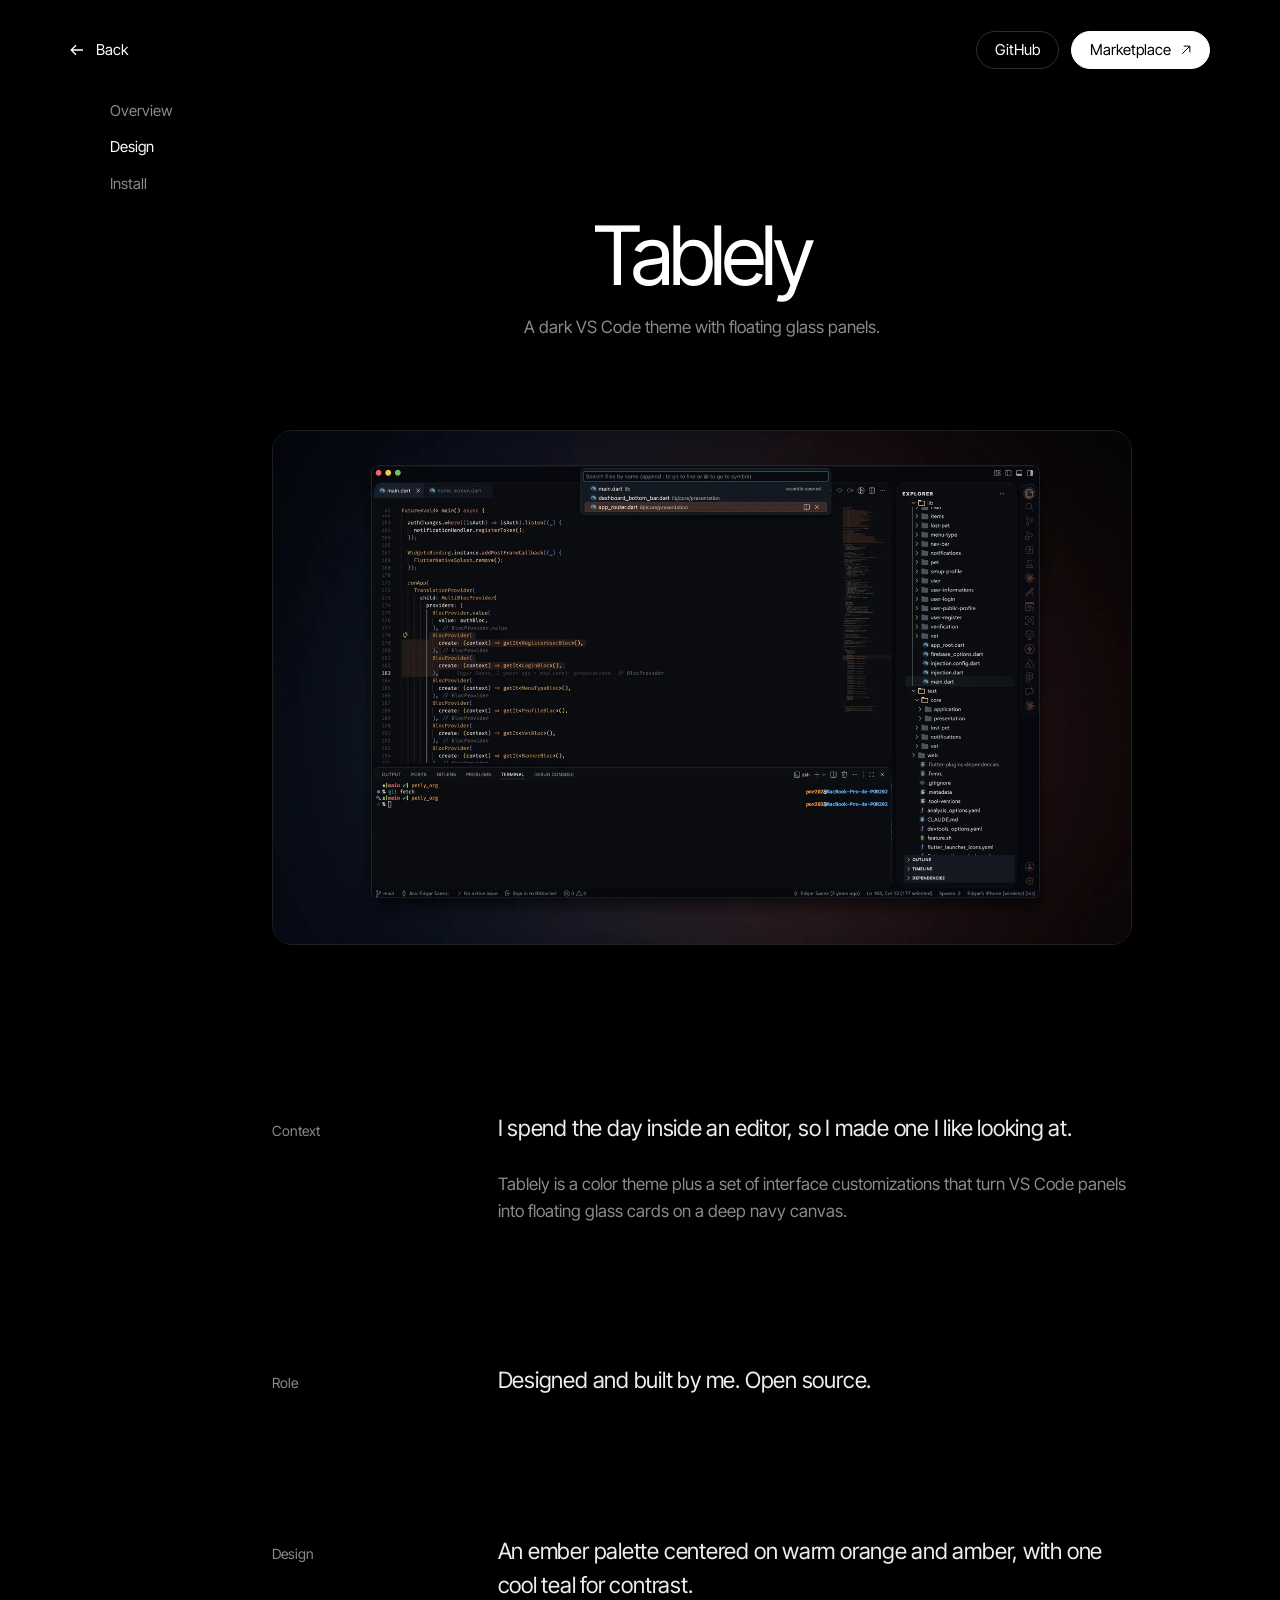
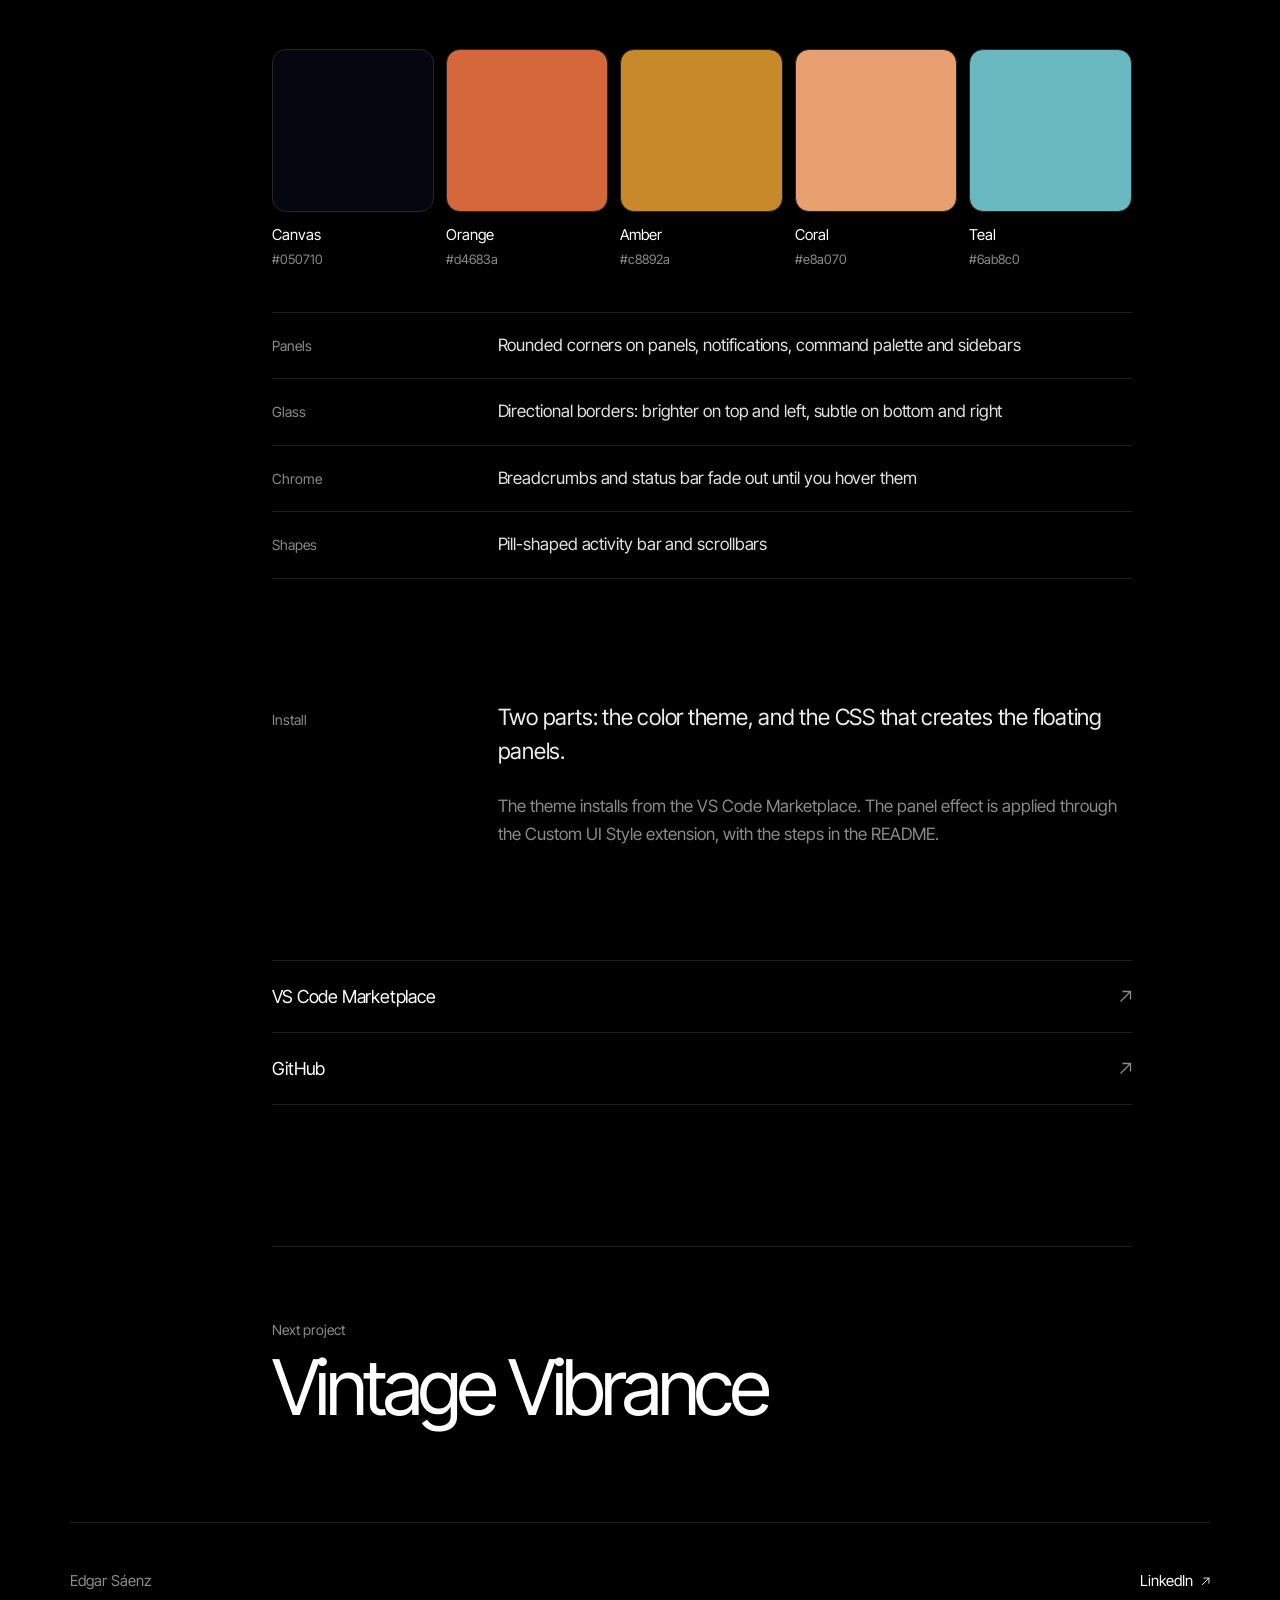
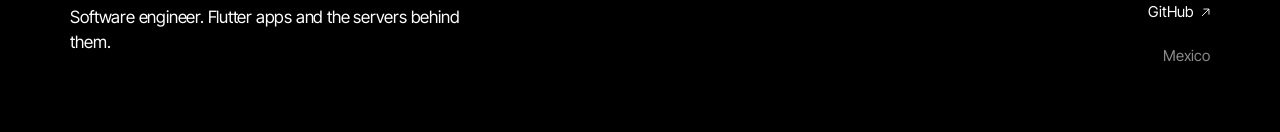
<file: projects/tablely/index.html>
<!DOCTYPE html>
<html lang="en" class="dark">
<head>
<meta charset="utf-8">
<meta name="viewport" content="width=device-width, initial-scale=1">
<title>Tablely | Edgar Sáenz</title>
<meta name="description" content="Tablely: a dark VS Code theme with floating glass panels, rounded corners and ember tones, by Edgar Sáenz.">
<meta property="og:title" content="Tablely | Edgar Sáenz">
<meta property="og:description" content="A dark VS Code theme with floating glass panels.">
<meta property="og:type" content="article">
<meta property="og:url" content="https://edgaraldair.me/projects/tablely/">
<meta property="og:image" content="https://edgaraldair.me/og.png">
<meta name="twitter:card" content="summary_large_image">
<meta name="theme-color" content="#000000">
<link rel="canonical" href="https://edgaraldair.me/projects/tablely/">
<link rel="icon" href="/favicon.svg" type="image/svg+xml">
<style>html{background:#000}</style>
<link rel="preconnect" href="https://fonts.googleapis.com">
<link rel="preconnect" href="https://fonts.gstatic.com" crossorigin>
<link href="https://fonts.googleapis.com/css2?family=Inter+Tight:wght@400;500&display=swap" rel="stylesheet">
<link rel="stylesheet" href="/styles.css">
<script>document.documentElement.classList.add('js')</script>
</head>
<body>

<header class="p-top wrap">
  <a class="p-back" href="/" data-go="light"><svg viewBox="0 0 14 12" fill="none" stroke="currentColor" stroke-width="1.3" aria-hidden="true"><path d="M13 6H1.5M6 1.2L1.2 6 6 10.8"/></svg>Back</a>
  <div class="p-actions">
    <a class="pill pill-ghost" href="https://github.com/EdgarAldair/Tablely" target="_blank" rel="noopener">GitHub</a>
    <a class="pill pill-solid" href="https://marketplace.visualstudio.com/items?itemName=EdgarAldair.tablely" target="_blank" rel="noopener">Marketplace<svg class="arrow" viewBox="0 0 13 13" fill="none" stroke="currentColor" stroke-width="1.3" aria-hidden="true"><path d="M1.5 11.5l10-10M3.5 1.5h8v8"/></svg></a>
  </div>
</header>

<div class="p-shell wrap">
  <nav class="p-side" aria-label="Sections">
    <a href="#overview" class="on">Overview</a>
    <a href="#design">Design</a>
    <a href="#install">Install</a>
  </nav>

  <main class="p-main">
    <header class="p-hero">
      <h1>Tablely</h1>
      <p>A dark VS Code theme with floating glass panels.</p>
    </header>

    <figure class="p-cover">
      <img src="/img/tablely.webp" alt="VS Code using the Tablely theme" width="1600" height="956">
    </figure>

    <section id="overview" class="p-block" data-spy>
      <div class="p-sec" data-reveal>
        <p class="p-label">Context</p>
        <div class="p-body">
          <p class="p-lead">I spend the day inside an editor, so I made one I like looking at.</p>
          <p>Tablely is a color theme plus a set of interface customizations that turn VS Code panels into floating glass cards on a deep navy canvas.</p>
        </div>
      </div>
      <div class="p-sec" data-reveal>
        <p class="p-label">Role</p>
        <div class="p-body">
          <p class="p-lead">Designed and built by me. Open source.</p>
        </div>
      </div>
    </section>
    <section id="design" class="p-block" data-spy>
      <div class="p-sec" data-reveal>
        <p class="p-label">Design</p>
        <div class="p-body">
          <p class="p-lead">An ember palette centered on warm orange and amber, with one cool teal for contrast.</p>
        </div>
      </div>
      <div class="p-swatches" data-reveal>
        <div><i style="background:#050710"></i><strong>Canvas</strong><span>#050710</span></div>
        <div><i style="background:#d4683a"></i><strong>Orange</strong><span>#d4683a</span></div>
        <div><i style="background:#c8892a"></i><strong>Amber</strong><span>#c8892a</span></div>
        <div><i style="background:#e8a070"></i><strong>Coral</strong><span>#e8a070</span></div>
        <div><i style="background:#6ab8c0"></i><strong>Teal</strong><span>#6ab8c0</span></div>
      </div>
      <dl class="p-rows" data-reveal>
          <div><dt>Panels</dt><dd>Rounded corners on panels, notifications, command palette and sidebars</dd></div>
          <div><dt>Glass</dt><dd>Directional borders: brighter on top and left, subtle on bottom and right</dd></div>
          <div><dt>Chrome</dt><dd>Breadcrumbs and status bar fade out until you hover them</dd></div>
          <div><dt>Shapes</dt><dd>Pill-shaped activity bar and scrollbars</dd></div>
      </dl>
    </section>
    <section id="install" class="p-block" data-spy>
      <div class="p-sec" data-reveal>
        <p class="p-label">Install</p>
        <div class="p-body">
          <p class="p-lead">Two parts: the color theme, and the CSS that creates the floating panels.</p>
          <p>The theme installs from the VS Code Marketplace. The panel effect is applied through the Custom UI Style extension, with the steps in the README.</p>
        </div>
      </div>
      <div class="p-links" data-reveal>
        <a href="https://marketplace.visualstudio.com/items?itemName=EdgarAldair.tablely" target="_blank" rel="noopener"><span>VS Code Marketplace</span><svg class="arrow" viewBox="0 0 13 13" fill="none" stroke="currentColor" stroke-width="1.3" aria-hidden="true"><path d="M1.5 11.5l10-10M3.5 1.5h8v8"/></svg></a>
        <a href="https://github.com/EdgarAldair/Tablely" target="_blank" rel="noopener"><span>GitHub</span><svg class="arrow" viewBox="0 0 13 13" fill="none" stroke="currentColor" stroke-width="1.3" aria-hidden="true"><path d="M1.5 11.5l10-10M3.5 1.5h8v8"/></svg></a>
      </div>
    </section>

    <a class="p-next" href="/projects/vintage-vibrance/" data-go="dark" data-reveal>
      <span>Next project</span>
      <strong>Vintage Vibrance</strong>
    </a>
  </main>
</div>

<footer class="foot wrap">
  <div class="foot-left">
    <p class="foot-name">Edgar Sáenz</p>
    <p class="foot-line">Software engineer. Flutter apps and the servers behind them.</p>
  </div>
  <div class="foot-right">
    <a href="https://www.linkedin.com/in/edgar-saenz/" target="_blank" rel="noopener">LinkedIn <svg class="arrow" viewBox="0 0 13 13" fill="none" stroke="currentColor" stroke-width="1.3" aria-hidden="true"><path d="M1.5 11.5l10-10M3.5 1.5h8v8"/></svg></a>
    <a href="https://github.com/EdgarAldair" target="_blank" rel="noopener">GitHub <svg class="arrow" viewBox="0 0 13 13" fill="none" stroke="currentColor" stroke-width="1.3" aria-hidden="true"><path d="M1.5 11.5l10-10M3.5 1.5h8v8"/></svg></a>
    <span class="foot-place">Mexico</span>
  </div>
</footer>

<script src="/main.js" defer></script>
</body>
</html>
</file>
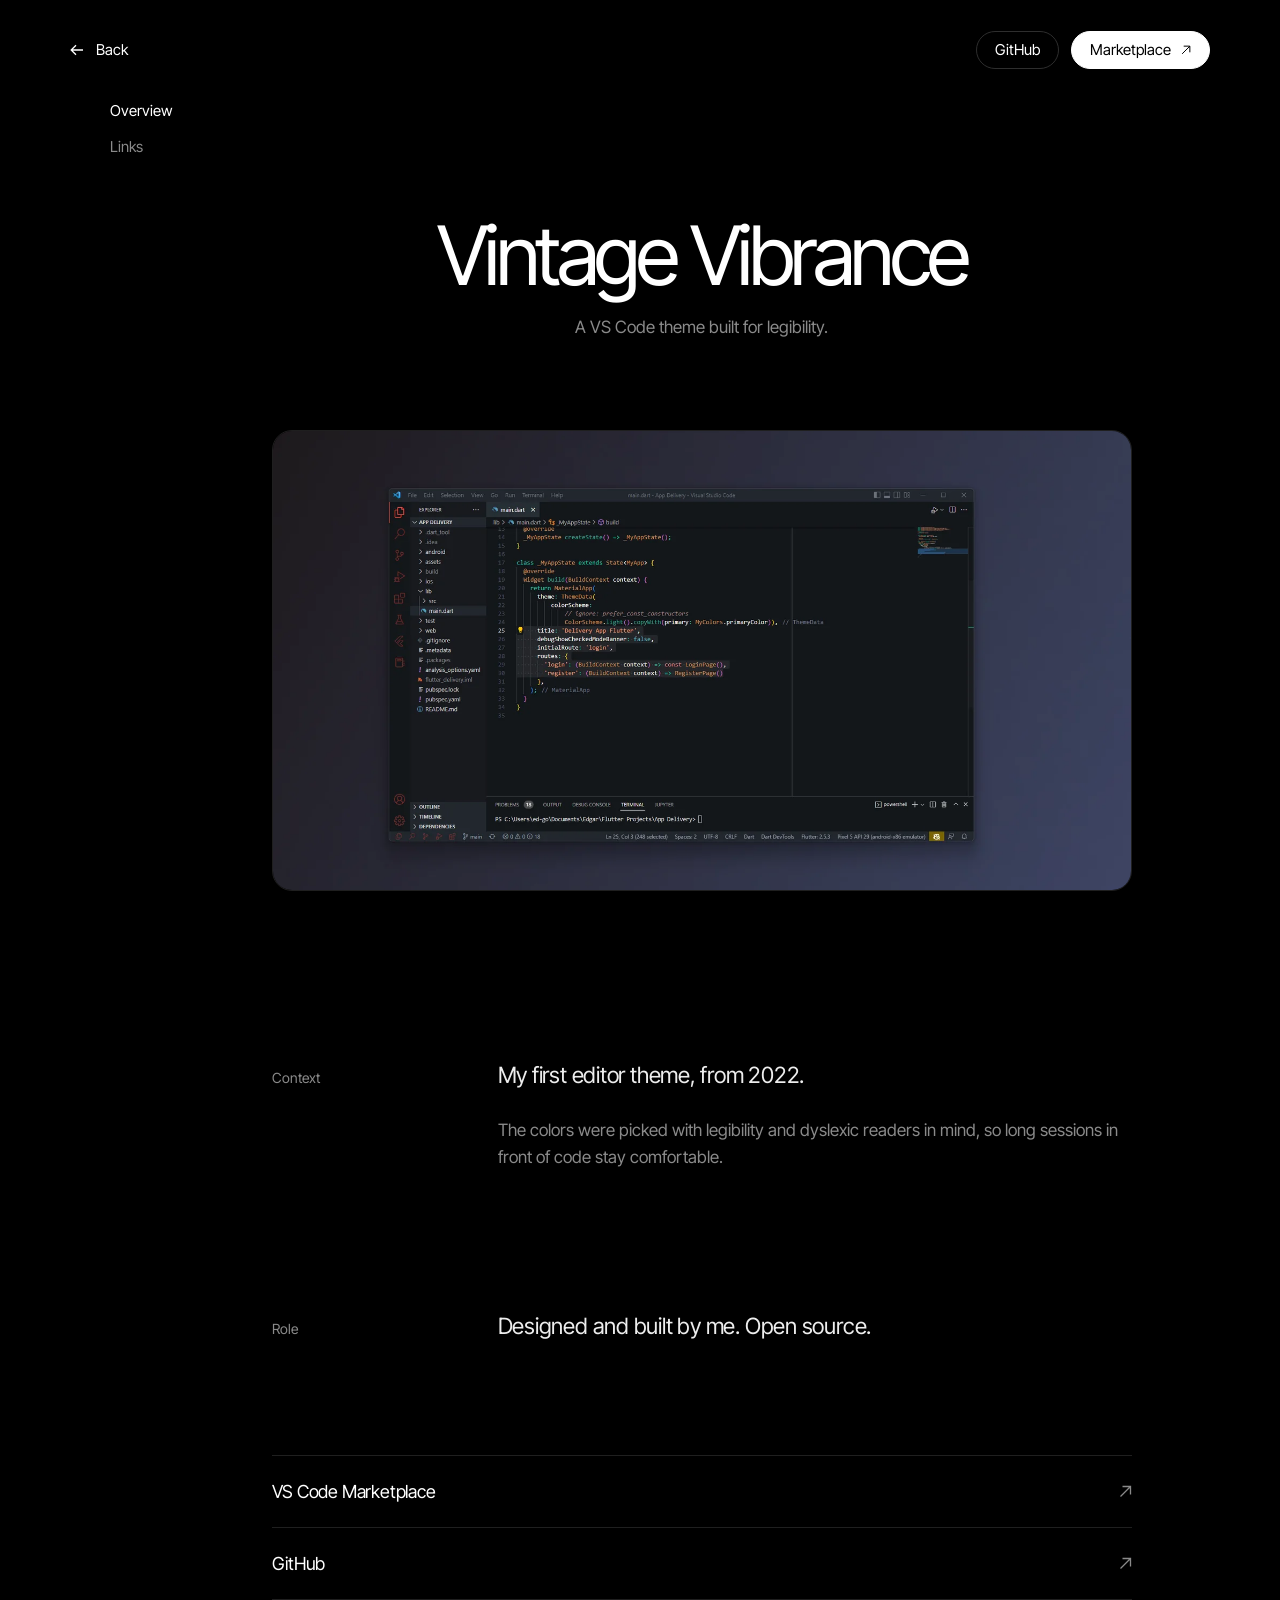
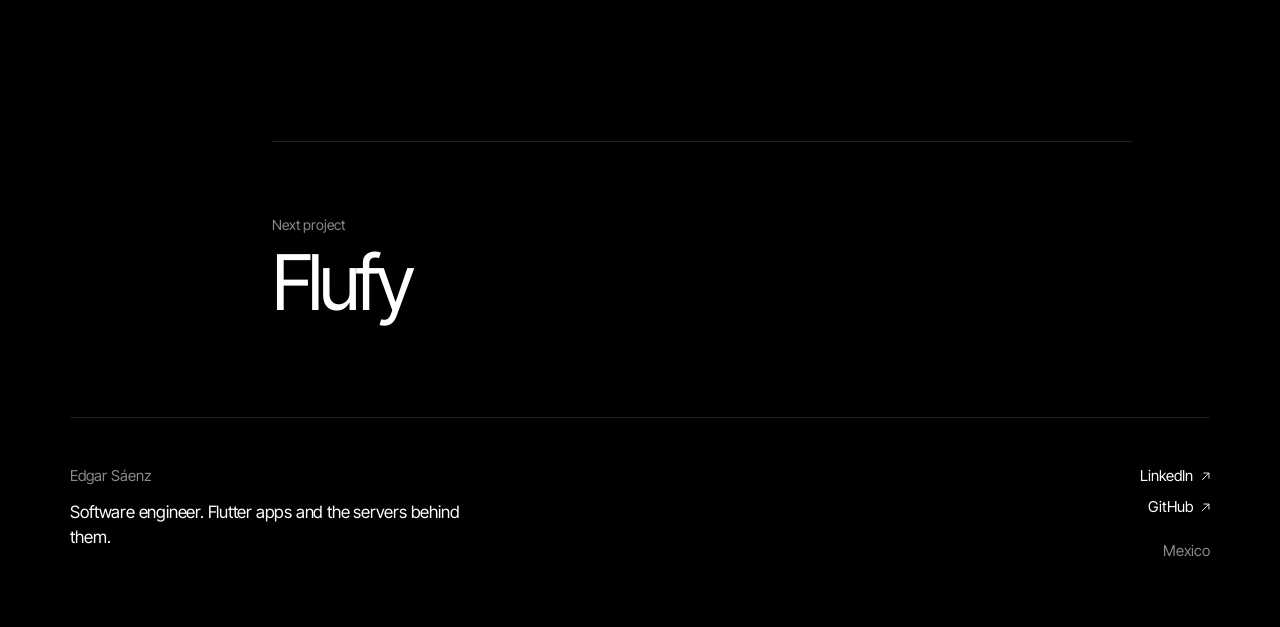
<file: projects/vintage-vibrance/index.html>
<!DOCTYPE html>
<html lang="en" class="dark">
<head>
<meta charset="utf-8">
<meta name="viewport" content="width=device-width, initial-scale=1">
<title>Vintage Vibrance | Edgar Sáenz</title>
<meta name="description" content="Vintage Vibrance: a VS Code color theme picked for legibility, made with dyslexic readers in mind, by Edgar Sáenz.">
<meta property="og:title" content="Vintage Vibrance | Edgar Sáenz">
<meta property="og:description" content="A VS Code theme built for legibility.">
<meta property="og:type" content="article">
<meta property="og:url" content="https://edgaraldair.me/projects/vintage-vibrance/">
<meta property="og:image" content="https://edgaraldair.me/og.png">
<meta name="twitter:card" content="summary_large_image">
<meta name="theme-color" content="#000000">
<link rel="canonical" href="https://edgaraldair.me/projects/vintage-vibrance/">
<link rel="icon" href="/favicon.svg" type="image/svg+xml">
<style>html{background:#000}</style>
<link rel="preconnect" href="https://fonts.googleapis.com">
<link rel="preconnect" href="https://fonts.gstatic.com" crossorigin>
<link href="https://fonts.googleapis.com/css2?family=Inter+Tight:wght@400;500&display=swap" rel="stylesheet">
<link rel="stylesheet" href="/styles.css">
<script>document.documentElement.classList.add('js')</script>
</head>
<body>

<header class="p-top wrap">
  <a class="p-back" href="/" data-go="light"><svg viewBox="0 0 14 12" fill="none" stroke="currentColor" stroke-width="1.3" aria-hidden="true"><path d="M13 6H1.5M6 1.2L1.2 6 6 10.8"/></svg>Back</a>
  <div class="p-actions">
    <a class="pill pill-ghost" href="https://github.com/EdgarAldair/vscode-vintage-vibrance" target="_blank" rel="noopener">GitHub</a>
    <a class="pill pill-solid" href="https://marketplace.visualstudio.com/items?itemName=EdgarAldair.vintage-vibrance" target="_blank" rel="noopener">Marketplace<svg class="arrow" viewBox="0 0 13 13" fill="none" stroke="currentColor" stroke-width="1.3" aria-hidden="true"><path d="M1.5 11.5l10-10M3.5 1.5h8v8"/></svg></a>
  </div>
</header>

<div class="p-shell wrap">
  <nav class="p-side" aria-label="Sections">
    <a href="#overview" class="on">Overview</a>
    <a href="#links">Links</a>
  </nav>

  <main class="p-main">
    <header class="p-hero">
      <h1>Vintage Vibrance</h1>
      <p>A VS Code theme built for legibility.</p>
    </header>

    <figure class="p-cover">
      <img src="/img/vintage-vibrance.webp" alt="VS Code using the Vintage Vibrance theme" width="1600" height="856">
    </figure>

    <section id="overview" class="p-block" data-spy>
      <div class="p-sec" data-reveal>
        <p class="p-label">Context</p>
        <div class="p-body">
          <p class="p-lead">My first editor theme, from 2022.</p>
          <p>The colors were picked with legibility and dyslexic readers in mind, so long sessions in front of code stay comfortable.</p>
        </div>
      </div>
      <div class="p-sec" data-reveal>
        <p class="p-label">Role</p>
        <div class="p-body">
          <p class="p-lead">Designed and built by me. Open source.</p>
        </div>
      </div>
    </section>
    <section id="links" class="p-block" data-spy>
      <div class="p-links" data-reveal>
        <a href="https://marketplace.visualstudio.com/items?itemName=EdgarAldair.vintage-vibrance" target="_blank" rel="noopener"><span>VS Code Marketplace</span><svg class="arrow" viewBox="0 0 13 13" fill="none" stroke="currentColor" stroke-width="1.3" aria-hidden="true"><path d="M1.5 11.5l10-10M3.5 1.5h8v8"/></svg></a>
        <a href="https://github.com/EdgarAldair/vscode-vintage-vibrance" target="_blank" rel="noopener"><span>GitHub</span><svg class="arrow" viewBox="0 0 13 13" fill="none" stroke="currentColor" stroke-width="1.3" aria-hidden="true"><path d="M1.5 11.5l10-10M3.5 1.5h8v8"/></svg></a>
      </div>
    </section>

    <a class="p-next" href="/projects/flufy/" data-go="dark" data-reveal>
      <span>Next project</span>
      <strong>Flufy</strong>
    </a>
  </main>
</div>

<footer class="foot wrap">
  <div class="foot-left">
    <p class="foot-name">Edgar Sáenz</p>
    <p class="foot-line">Software engineer. Flutter apps and the servers behind them.</p>
  </div>
  <div class="foot-right">
    <a href="https://www.linkedin.com/in/edgar-saenz/" target="_blank" rel="noopener">LinkedIn <svg class="arrow" viewBox="0 0 13 13" fill="none" stroke="currentColor" stroke-width="1.3" aria-hidden="true"><path d="M1.5 11.5l10-10M3.5 1.5h8v8"/></svg></a>
    <a href="https://github.com/EdgarAldair" target="_blank" rel="noopener">GitHub <svg class="arrow" viewBox="0 0 13 13" fill="none" stroke="currentColor" stroke-width="1.3" aria-hidden="true"><path d="M1.5 11.5l10-10M3.5 1.5h8v8"/></svg></a>
    <span class="foot-place">Mexico</span>
  </div>
</footer>

<script src="/main.js" defer></script>
</body>
</html>
</file>
<file: styles.css>
:root {
  color-scheme: light only;
  --bg: #ffffff;
  --ink: #171717;
  --muted: #737373;
  --line: #ebebeb;
  --tile: #f7f7f7;
  --card: #ffffff;
  --pad: clamp(20px, 5.5vw, 80px);
  --sans: "Inter Tight", system-ui, -apple-system, "Segoe UI", sans-serif;
  --ease: cubic-bezier(.2, .7, .1, 1);
}

*, *::before, *::after { box-sizing: border-box; }

html { scroll-behavior: smooth; -webkit-text-size-adjust: 100%; }

body {
  margin: 0;
  background: var(--bg);
  color: var(--ink);
  font-family: var(--sans);
  font-size: 17px;
  line-height: 1.5;
  letter-spacing: 0;
  -webkit-font-smoothing: antialiased;
  text-rendering: optimizeLegibility;
  overflow-x: hidden;
}

a { color: inherit; text-decoration: none; }
img { display: block; max-width: 100%; height: auto; }
h1, h2, h3, p, ul { margin: 0; }
ul { padding: 0; list-style: none; }

::selection { background: var(--ink); color: #fff; }

:focus-visible { outline: 2px solid var(--ink); outline-offset: 4px; border-radius: 6px; }

.wrap {
  width: 100%;
  max-width: 1440px;
  margin-inline: auto;
  padding-inline: var(--pad);
}

.label {
  font-size: 14px;
  color: var(--muted);
  letter-spacing: 0;
}

h2 {
  font-weight: 400;
  font-size: clamp(2.7rem, 5.4vw, 4.9rem);
  line-height: .95;
  letter-spacing: -0.055em;
}

/* Header */

.top {
  display: flex;
  align-items: center;
  justify-content: space-between;
  gap: 24px;
  padding-block: clamp(18px, 2.4vw, 32px);
  position: absolute;
  inset: 0 0 auto 0;
  z-index: 5;
}

.brand {
  font-size: 19px;
  font-weight: 500;
  letter-spacing: -0.025em;
}

.nav { display: flex; gap: clamp(24px, 3.4vw, 48px); font-size: 15px; }

.nav a { position: relative; padding-block: 6px; }

.nav a::after {
  content: "";
  position: absolute;
  left: 0; right: 0; bottom: 2px;
  height: 1px;
  background: currentColor;
  transform: scaleX(0);
  transform-origin: right;
  transition: transform .45s var(--ease);
}

.nav a:hover::after { transform: scaleX(1); transform-origin: left; }

.pill {
  display: inline-flex;
  align-items: center;
  height: 48px;
  padding-inline: 24px;
  border: 1px solid var(--ink);
  border-radius: 999px;
  font-size: 15px;
  font-weight: 500;
  transition: background .3s var(--ease), color .3s var(--ease);
}

.pill:hover { background: var(--ink); color: var(--bg); }

/* Hero */

.hero {
  display: grid;
  grid-template-columns: 1fr auto;
  align-items: end;
  gap: 40px;
  padding-top: 145px;
  padding-bottom: 96px;
}

.hero-title {
  font-weight: 400;
  font-size: clamp(4.4rem, 12.5vw, 11.25rem);
  line-height: .84;
  letter-spacing: -0.065em;
  margin-left: -0.045em;
}

.hero-title .line {
  display: block;
  overflow: hidden;
  padding-bottom: .16em;
  margin-bottom: -.16em;
}

.hero-title .line > span { display: block; }

.hero-side {
  display: flex;
  flex-direction: column;
  justify-content: space-between;
  align-items: flex-end;
  gap: 40px;
  width: 280px;
  min-height: clamp(520px, calc(100svh - 241px), 634px);
}

.portrait {
  position: relative;
  width: 100%;
  aspect-ratio: 7 / 9;
  border-radius: 28px;
  background: #f4f4f2;
  overflow: hidden;
  display: grid;
  place-items: center;
}

.portrait img {
  width: 92%;
  mix-blend-mode: multiply;
}

.hero-copy { width: 260px; text-align: right; font-size: 18px; line-height: 1.3; letter-spacing: -0.012em; }

.hero-role { font-size: 20px; font-weight: 500; letter-spacing: -0.025em; margin-bottom: 10px; }

/* Work */

.work { padding-block: clamp(56px, 7vw, 100px) clamp(90px, 13vw, 190px); }

.section-head h2 { margin-top: 10px; font-size: clamp(2.6rem, 4.6vw, 4rem); }

.lede {
  margin-top: 22px;
  max-width: 34em;
  color: var(--muted);
  font-size: 18px;
  letter-spacing: -0.012em;
}

.grid {
  display: grid;
  grid-template-columns: repeat(2, minmax(0, 1fr));
  gap: clamp(48px, 6vw, 84px) 24px;
  margin-top: clamp(48px, 6.5vw, 92px);
}

.card { display: block; }

.card-media {
  aspect-ratio: 16 / 10;
  border-radius: 22px;
  overflow: hidden;
  background: var(--tile);
}

.card-media img {
  width: 100%; height: 100%;
  object-fit: cover;
  transition: transform 1s var(--ease);
}

.card:hover .card-media img { transform: scale(1.035); }

.card-head {
  display: flex;
  align-items: center;
  justify-content: space-between;
  margin-top: 24px;
}

.card h3 { font-size: 21px; font-weight: 500; letter-spacing: -0.03em; }

.arrow { width: 13px; height: 13px; flex: none; color: var(--muted); transition: transform .4s var(--ease), color .3s; }

.card:hover .arrow, .foot-right a:hover .arrow { transform: translate(3px, -3px); color: var(--ink); }

.card p { margin-top: 10px; max-width: 30em; color: var(--muted); letter-spacing: -0.012em; }


/* About */

.about {
  display: grid;
  grid-template-columns: 5fr 7fr;
  gap: 40px clamp(40px, 6vw, 110px);
  padding-bottom: clamp(90px, 13vw, 190px);
}

.about h2 { margin-top: 18px; }

.about-right { padding-top: 34px; max-width: 40em; }

.about-lead { font-size: clamp(1.25rem, 1.75vw, 1.6rem); letter-spacing: -0.025em; line-height: 1.25; margin-bottom: 34px; }

.about-right p + p { margin-top: 26px; }

.about-right p:not(.about-lead) { color: var(--muted); font-size: 18px; line-height: 1.6; letter-spacing: -0.012em; }

/* Stack */

.stack {
  display: grid;
  grid-template-columns: 4fr 8fr;
  gap: 48px clamp(32px, 4vw, 64px);
  padding-bottom: clamp(90px, 12vw, 170px);
}

.stack h2 { margin-top: 18px; font-size: clamp(2.5rem, 4.6vw, 4.2rem); }

.shipped-label { margin-top: clamp(40px, 5vw, 64px); }

.shipped { margin-top: 12px; border-top: 1px solid var(--line); }

.shipped li {
  display: flex;
  align-items: baseline;
  justify-content: space-between;
  gap: 16px;
  padding-block: 16px;
  border-bottom: 1px solid var(--line);
}

.shipped-name { font-weight: 500; letter-spacing: -0.015em; }

.shipped-links { display: flex; flex-wrap: wrap; justify-content: flex-end; gap: 4px 16px; font-size: 14px; color: var(--muted); }

.shipped-links a { border-bottom: 1px solid transparent; transition: color .3s, border-color .3s; }

.shipped-links a:hover { color: var(--ink); border-color: currentColor; }

.stack-grid { display: grid; grid-template-columns: repeat(2, minmax(0, 1fr)); gap: 24px; align-content: start; }

.tech { padding: 28px; border: 1px solid var(--line); background: var(--card); }

.tech h3 { font-size: 18px; font-weight: 500; letter-spacing: -0.025em; }

.tech p { margin-top: 8px; font-size: 14px; color: var(--muted); letter-spacing: -0.01em; }

.icons { display: grid; grid-template-columns: repeat(4, 1fr); gap: 8px; margin-top: 24px; }

.icons span {
  aspect-ratio: 1;
  display: grid;
  place-items: center;
  background: var(--tile);
  border: 1px solid var(--line);
  transition: background .3s, color .3s, transform .4s var(--ease);
}

.icons svg { width: 26px; height: 26px; fill: currentColor; }

.icons span:hover { background: var(--ink); color: var(--bg); transform: translateY(-3px); }

/* Footer */

.foot {
  display: flex;
  justify-content: space-between;
  align-items: flex-start;
  gap: 40px;
  padding-block: 48px 64px;
  position: relative;
}

.foot::before {
  content: "";
  position: absolute;
  top: 0;
  left: var(--pad); right: var(--pad);
  height: 1px;
  background: var(--line);
}

.foot-name { color: var(--muted); font-size: 15px; }

.foot-line { margin-top: 12px; max-width: 24em; letter-spacing: -0.012em; }

.foot-right { display: flex; flex-direction: column; align-items: flex-end; gap: 8px; font-size: 15px; }

.foot-right a { display: inline-flex; align-items: center; gap: 8px; }

.foot-right .arrow { width: 9px; height: 9px; color: currentColor; }

.foot-place { margin-top: 14px; color: var(--muted); }

/* Motion */

.js .hero-title .line > span { transform: translateY(112%); transition: transform 1.25s var(--ease); }
.js .hero-title .line:nth-child(2) > span { transition-delay: .09s; }
.js .hero-side, .js .top { opacity: 0; transition: opacity 1s ease .45s; }
.js .ready .hero-title .line > span { transform: none; }
.js .ready .hero-side, .js .ready .top { opacity: 1; }

.js [data-reveal] { opacity: 0; transform: translateY(28px); transition: opacity .9s ease, transform 1.1s var(--ease); }
.js [data-reveal].in { opacity: 1; transform: none; }
.js .grid .card:nth-child(even), .js .stack-grid .tech:nth-child(even) { transition-delay: .1s; }

@media (prefers-reduced-motion: reduce) {
  html { scroll-behavior: auto; }
  .js .hero-title .line > span, .js .hero-side, .js .top, .js [data-reveal] {
    opacity: 1; transform: none; transition: none;
  }
  .card-media img { transition: none; }
}

/* Responsive */

@media (max-width: 1000px) {
  .stack { grid-template-columns: 1fr; }
  .about { grid-template-columns: 1fr; }
  .about-right { padding-top: 0; }
}

@media (max-width: 760px) {
  body { font-size: 16px; }
  .nav { display: none; }
  .pill { height: 42px; padding-inline: 18px; }

  .hero {
    grid-template-columns: 1fr;
    align-items: start;
    gap: 36px;
    padding-top: 112px;
    padding-bottom: 56px;
  }

  .hero-side {
    order: -1;
    width: 100%;
    min-height: 0;
    flex-direction: row;
    align-items: flex-end;
    justify-content: flex-start;
    gap: 20px;
  }

  .portrait { width: 132px; flex: none; border-radius: 18px; aspect-ratio: 1; }
  .hero-copy { width: auto; text-align: left; font-size: 16px; }
  .hero-role { font-size: 17px; }
  .hero-title { font-size: clamp(3.9rem, 21vw, 7rem); }

  .grid { grid-template-columns: 1fr; gap: 52px; }
  .card-media { border-radius: 16px; }
  .stack-grid { grid-template-columns: 1fr; gap: 16px; }
  .tech { padding: 22px; }

  .foot { flex-direction: column; }
  .foot-right { align-items: flex-start; }
}

/* Cursor */

.cursor-on, .cursor-on * { cursor: none !important; }

.cur-dot, .cur-ring {
  position: fixed;
  left: 0; top: 0;
  pointer-events: none;
  border-radius: 50%;
  opacity: 0;
  will-change: transform;
}

.cur-dot {
  z-index: 10000;
  width: 10px; height: 10px;
  margin: -5px 0 0 -5px;
  background: #000;
  transition: opacity .25s;
}

.cur-ring {
  z-index: 9999;
  width: 28px; height: 28px;
  margin: -14px 0 0 -14px;
  border: 1px solid rgba(0, 0, 0, .7);
  transition: opacity .25s, width .35s var(--ease), height .35s var(--ease), margin .35s var(--ease);
}

.cursor-on.cursor-in .cur-dot { opacity: 1; }
.cursor-on.cursor-in .cur-ring { opacity: .55; }
.cursor-hover .cur-ring { width: 42px; height: 42px; margin: -21px 0 0 -21px; }

/* Page transition */

.wipe { position: fixed; inset: 0; z-index: 9000; clip-path: circle(0 at 0 0); will-change: clip-path; }

/* Project pages */

html.dark {
  color-scheme: dark;
  --bg: #000000;
  --ink: #ffffff;
  --muted: #8a8a8a;
  --line: #1f1f1f;
  --tile: #0d0d0d;
  --card: #0a0a0a;
}

.dark ::selection { background: #fff; color: #000; }

.dark .cur-dot, .wipe-dark .cur-dot { background: #fff; }
.dark .cur-ring, .wipe-dark .cur-ring { border-color: rgba(255, 255, 255, .75); }
.wipe-light .cur-dot { background: #000; }
.wipe-light .cur-ring { border-color: rgba(0, 0, 0, .7); }

.p-top {
  display: flex;
  align-items: center;
  justify-content: space-between;
  gap: 16px;
  padding-block: clamp(18px, 2.4vw, 32px);
}

.p-back { display: inline-flex; align-items: center; gap: 12px; font-size: 15px; padding-block: 8px; }
.p-back svg { width: 14px; height: 12px; transition: transform .4s var(--ease); }
.p-back:hover svg { transform: translateX(-4px); }

.p-actions { display: flex; gap: 12px; }

.p-actions .pill { height: 38px; padding-inline: 18px; gap: 10px; font-size: 15px; font-weight: 400; }
.pill-ghost { border-color: #2e2e2e; }
.pill-ghost:hover { background: #fff; color: #000; border-color: #fff; }
.pill-solid { background: #fff; color: #000; border-color: #fff; }
.pill-solid:hover { background: transparent; color: #fff; }
.pill-solid .arrow { width: 10px; height: 10px; color: currentColor; }

.p-shell {
  display: grid;
  grid-template-columns: minmax(150px, 1fr) minmax(0, 860px) minmax(0, 1fr);
  gap: 0 clamp(24px, 4vw, 80px);
  align-items: start;
}

.p-side {
  position: sticky;
  top: 48px;
  display: flex;
  flex-direction: column;
  gap: 14px;
  padding-left: 40px;
  font-size: 15px;
  color: var(--muted);
}

.p-side a { width: fit-content; transition: color .3s; }
.p-side a:hover, .p-side a.on { color: var(--ink); }

.p-hero { text-align: center; padding: clamp(56px, 9vw, 120px) 0 clamp(48px, 7vw, 96px); }

.p-hero h1 {
  font-weight: 400;
  font-size: clamp(3.2rem, 6.4vw, 5.75rem);
  line-height: 1;
  letter-spacing: -0.055em;
}

.p-hero p { margin: 18px auto 0; max-width: 24em; color: var(--muted); font-size: 17px; }

.p-cover { margin: 0; border: 1px solid var(--line); border-radius: 20px; overflow: hidden; background: var(--tile); }
.p-cover img { width: 100%; }

.p-block { scroll-margin-top: 40px; }
.p-block:first-of-type { padding-top: clamp(40px, 6vw, 80px); }

.p-sec {
  display: grid;
  grid-template-columns: 190px minmax(0, 1fr);
  gap: 12px 36px;
  padding-block: clamp(48px, 7vw, 92px) clamp(28px, 4vw, 48px);
}

.p-label { color: var(--muted); font-size: 14px; padding-top: 9px; }

.p-lead { font-size: clamp(1.25rem, 1.75vw, 1.56rem); line-height: 1.5; letter-spacing: -0.01em; color: #ededed; }

.p-body p:not(.p-lead) { margin-top: 26px; color: var(--muted); font-size: 17px; line-height: 1.6; }

.p-phones { display: grid; grid-template-columns: repeat(4, minmax(0, 1fr)); gap: 20px; padding-bottom: 32px; }

.p-phones figure { margin: 0; }
.p-phones img { width: 100%; border-radius: 22px; border: 1px solid #262626; }
.p-phones figcaption { margin-top: 16px; color: var(--muted); font-size: 14px; line-height: 1.45; }
.p-phones strong { display: block; margin-bottom: 4px; color: var(--ink); font-weight: 400; font-size: 16px; }

.p-rows { margin: 0 0 32px; border-top: 1px solid var(--line); }

.p-rows > div {
  display: grid;
  grid-template-columns: 190px minmax(0, 1fr);
  gap: 4px 36px;
  padding-block: 20px;
  border-bottom: 1px solid var(--line);
}

.p-rows dt { color: var(--muted); font-size: 14px; padding-top: 2px; }
.p-rows dd { margin: 0; font-size: 17px; letter-spacing: -0.005em; color: #e2e2e2; }

.p-flow { display: grid; grid-template-columns: repeat(3, minmax(0, 1fr)); gap: 44px; padding-bottom: 32px; }

.p-node { position: relative; padding: 26px 24px; border: 1px solid var(--line); border-radius: 16px; background: var(--card); }
.p-node strong { display: block; font-weight: 400; font-size: 18px; letter-spacing: -0.012em; }
.p-node span { display: block; margin-top: 6px; color: var(--muted); font-size: 14px; }

.p-node + .p-node::before {
  content: "";
  position: absolute;
  left: -44px; top: 50%;
  width: 44px; height: 1px;
  background: linear-gradient(90deg, #2a2a2a, #6a6a6a);
}

.p-swatches { display: grid; grid-template-columns: repeat(5, minmax(0, 1fr)); gap: 12px; padding-bottom: 40px; }
.p-swatches i { display: block; aspect-ratio: 1; border-radius: 14px; border: 1px solid #262626; }
.p-swatches strong { display: block; margin-top: 12px; font-weight: 400; font-size: 15px; }
.p-swatches span { color: var(--muted); font-size: 13px; }

.p-links { border-top: 1px solid var(--line); margin-top: clamp(32px, 5vw, 64px); }

.p-links a {
  display: flex;
  align-items: center;
  justify-content: space-between;
  padding-block: 22px;
  border-bottom: 1px solid var(--line);
  font-size: 18px;
  letter-spacing: -0.012em;
}

.p-links a:hover .arrow { transform: translate(3px, -3px); color: var(--ink); }

.p-next {
  display: block;
  margin-top: clamp(80px, 11vw, 150px);
  padding-block: clamp(40px, 6vw, 72px);
  border-top: 1px solid var(--line);
}

.p-next span { display: block; color: var(--muted); font-size: 14px; }

.p-next strong {
  display: inline-block;
  margin-top: 10px;
  font-weight: 400;
  font-size: clamp(2.6rem, 6vw, 5rem);
  line-height: 1;
  letter-spacing: -0.055em;
  transition: transform .6s var(--ease);
}

.p-next:hover strong { transform: translateX(14px); }

.dark .foot { margin-top: 24px; }

.js .p-top, .js .p-side, .js .p-hero, .js .p-cover { opacity: 0; transform: translateY(18px); transition: opacity .9s ease, transform 1.1s var(--ease); }
.js .p-top, .js .p-side { transform: none; }
.js .p-hero { transition-delay: .08s; }
.js .p-cover { transition-delay: .2s; }
.js .p-side { transition-delay: .3s; }
.js .ready .p-top, .js .ready .p-side, .js .ready .p-hero, .js .ready .p-cover { opacity: 1; transform: none; }

@media (prefers-reduced-motion: reduce) {
  .js .p-top, .js .p-side, .js .p-hero, .js .p-cover { opacity: 1; transform: none; transition: none; }
}

@media (max-width: 1100px) {
  .p-shell { grid-template-columns: minmax(0, 1fr); }
  .p-side { display: none; }
  .p-main { max-width: 860px; margin-inline: auto; width: 100%; }
}

@media (max-width: 760px) {
  .p-actions .pill { height: 36px; padding-inline: 14px; font-size: 14px; }
  .p-cover { border-radius: 14px; }
  .p-sec, .p-rows > div { grid-template-columns: minmax(0, 1fr); }
  .p-label { padding-top: 0; }
  .p-phones { grid-template-columns: repeat(2, minmax(0, 1fr)); gap: 28px 14px; }
  .p-flow { grid-template-columns: minmax(0, 1fr); gap: 28px; }
  .p-node + .p-node::before { left: 50%; top: -28px; width: 1px; height: 28px; background: #3a3a3a; }
  .p-swatches { grid-template-columns: repeat(3, minmax(0, 1fr)); }
}
</file>
